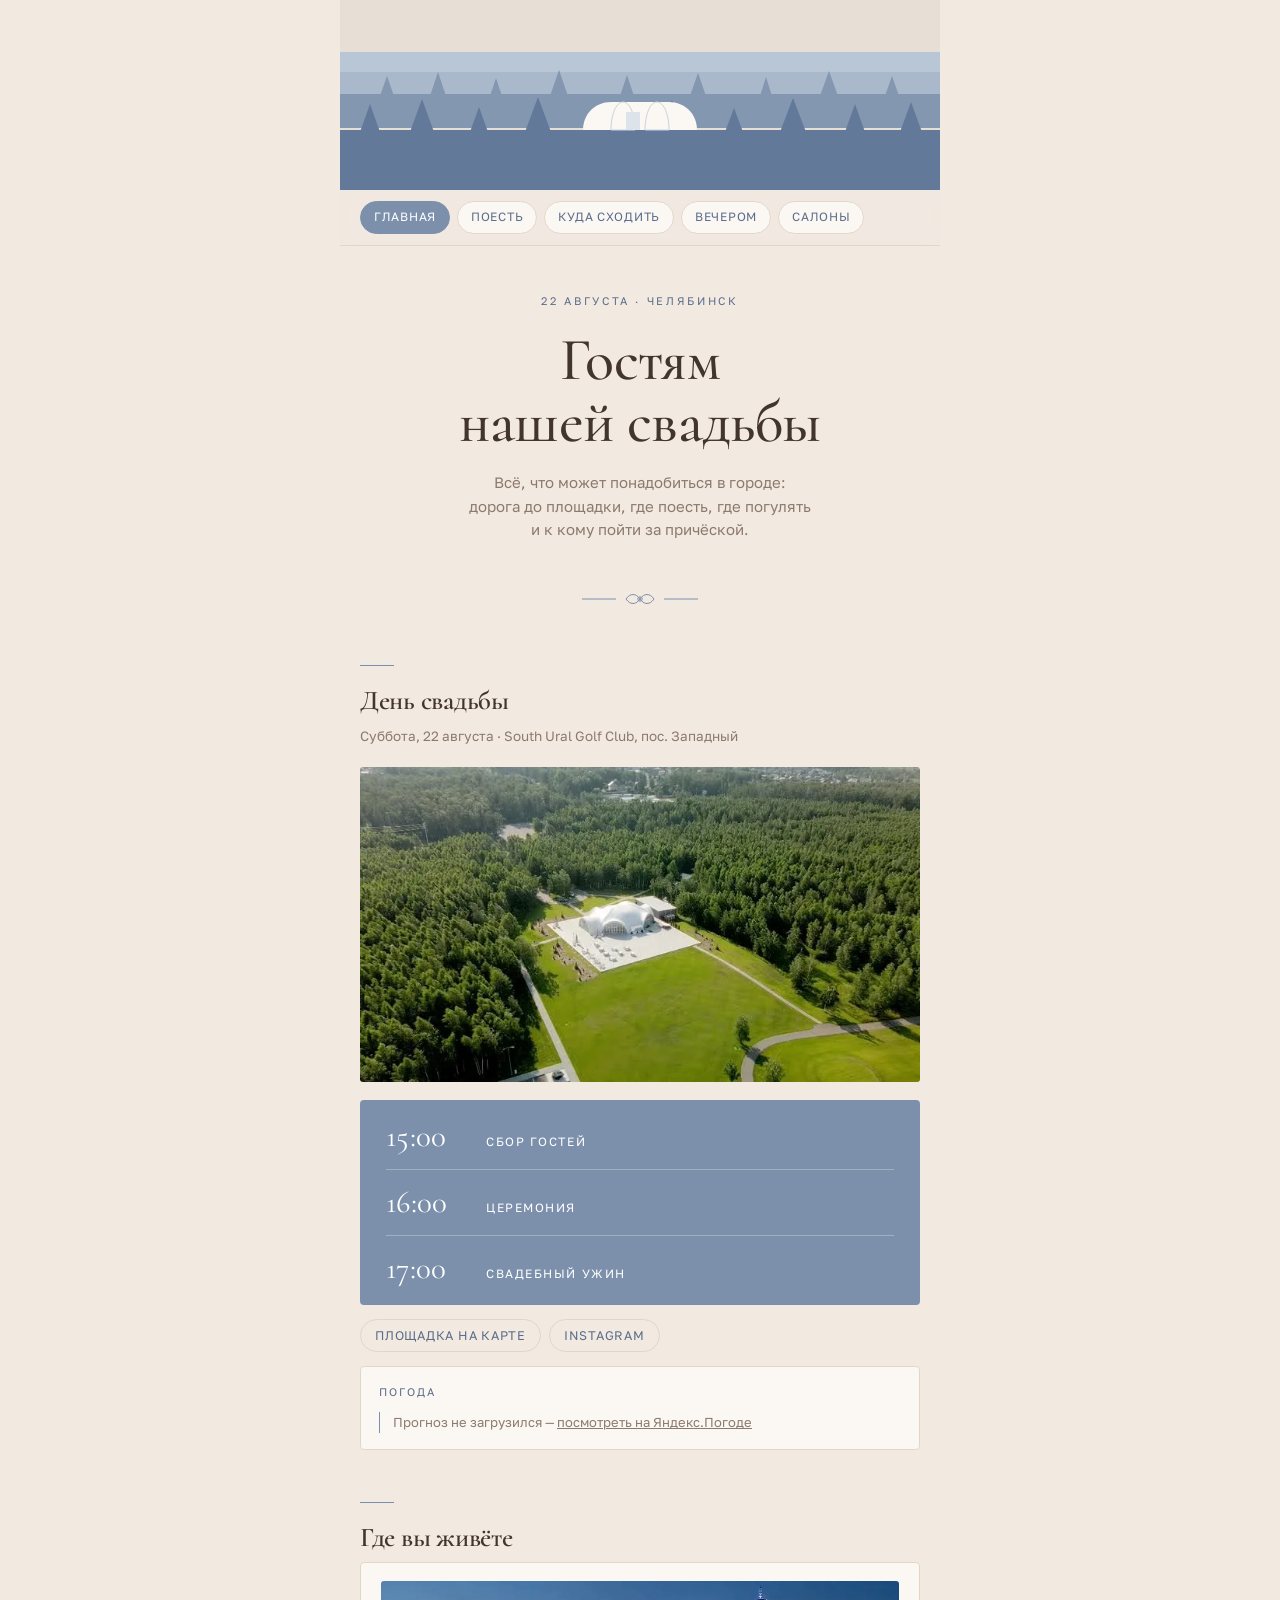
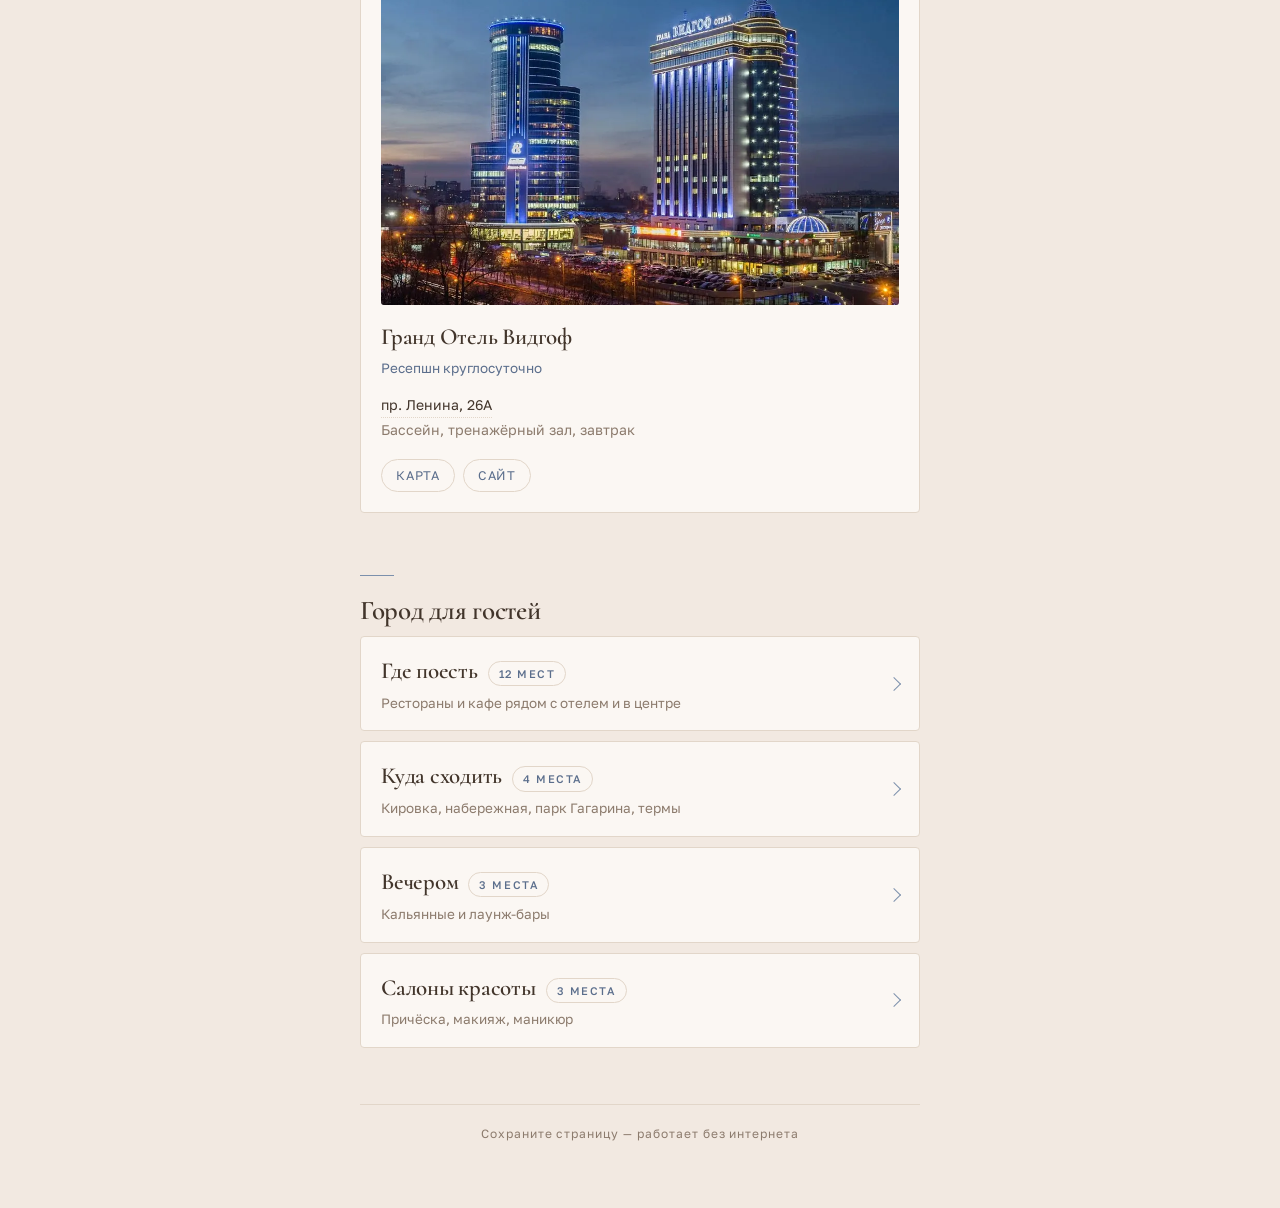
<file: index.html>
<!DOCTYPE html>
<html lang="ru">
<head>
<meta charset="utf-8">
<meta name="viewport" content="width=device-width, initial-scale=1">
<title>22 августа · Челябинск для гостей</title>
<link rel="preconnect" href="https://fonts.googleapis.com">
<link rel="preconnect" href="https://fonts.gstatic.com" crossorigin>
<link href="https://fonts.googleapis.com/css2?family=Cormorant:wght@400;500;600&family=Golos+Text:wght@400;500;600&display=swap" rel="stylesheet">
<link rel="stylesheet" href="style.css">
</head>
<body>
<div class="prog" id="prog"></div>
<div class="wrap">
  <svg class="hero" viewBox="0 0 600 190" preserveAspectRatio="xMidYMid slice" aria-hidden="true">
    <rect class="sky" width="600" height="190"/>
    <rect class="lake" y="52" width="600" height="20"/>
    <path class="far" d="M0 72h600v22H0z"/>
    <g class="mid">
      <path d="M0 94h600v34H0z"/>
      <g>
        <path d="M40 96l7-20 7 20zM90 96l8-24 8 24zM150 96l6-18 6 18zM210 96l9-26 9 26zM280 96l7-21 7 21zM350 96l8-23 8 23zM420 96l6-19 6 19zM480 96l9-25 9 25zM545 96l7-20 7 20z"/>
      </g>
    </g>
    <g class="near">
      <path d="M0 130h600v60H0z"/>
      <path d="M20 132l10-28 10 28zM70 132l12-33 12 33zM130 132l9-25 9 25zM185 132l13-35 13 35zM250 132l10-27 10 27zM320 132l12-32 12 32zM385 132l9-24 9 24zM440 132l13-34 13 34zM505 132l10-28 10 28zM560 132l11-30 11 30z"/>
    </g>
    <g>
      <path d="M243 130c0-16 12-28 28-28h58c16 0 28 12 28 28z" fill="#FBF7F3"/>
      <path d="M271 130c0-15 5-28 12-28s12 13 12 28zM305 130c0-15 5-28 12-28s12 13 12 28z"
            fill="none" stroke="#C9D2DE" stroke-width="1"/>
      <rect x="286" y="112" width="14" height="18" fill="#DCE3EB"/>
    </g>
  </svg>
  <nav class="nav">
    <a href="index.html" class="act">Главная</a>
    <a href="eda.html">Поесть</a>
    <a href="kuda.html">Куда сходить</a>
    <a href="vecher.html">Вечером</a>
    <a href="salony.html">Салоны</a>
  </nav>

  <header>
    <p class="eyebrow">22 августа · Челябинск</p>
    <h1>Гостям<br>нашей свадьбы</h1>
    <p class="lede">Всё, что может понадобиться в городе: дорога до площадки, где поесть, где погулять и к кому пойти за причёской.</p>
    <div class="count" id="count" hidden></div>
    <svg class="flourish" viewBox="0 0 120 20" aria-hidden="true">
      <path d="M2 10h34"/><path d="M84 10h34"/>
      <path d="M46 10c4-6 10-6 14 0-4 6-10 6-14 0z"/>
      <path d="M74 10c-4-6-10-6-14 0 4 6 10 6 14 0z"/>
      <circle cx="60" cy="10" r="2.2"/>
    </svg>
  </header>

  <section id="den">
    <div class="rule"></div>
    <h2>День свадьбы</h2>
    <p class="sub">Суббота, 22 августа · South Ural Golf Club, пос. Западный</p>
    <picture class="venue">
      <source srcset="photos/golf.webp" type="image/webp">
      <img alt="" src="photos/golf.jpg" decoding="async">
    </picture>
    <div class="timing">
      <div class="row"><span class="t">15:00</span><span class="w">Сбор гостей</span></div>
      <div class="row"><span class="t">16:00</span><span class="w">Церемония</span></div>
      <div class="row"><span class="t">17:00</span><span class="w">Свадебный ужин</span></div>
    </div>
    <div class="links" style="margin-top:14px">
      <a href="https://yandex.ru/maps/-/CTgxnVOc">Площадка на карте</a>
      <a href="https://www.instagram.com/golfclub_ural74/">Instagram</a>
    </div>

    <div class="wx" id="wx">
      <p class="wx-h">Погода</p>
      <div class="wx-days" id="wxDays"></div>
      <p class="wx-note" id="wxNote">Загружаем прогноз…</p>
    </div>
  </section>

  <section id="otel">
    <div class="rule"></div>
    <h2>Где вы живёте</h2>
    <div class="card" data-photo="vidgof">
      <picture>
        <source srcset="photos/vidgof.webp" type="image/webp">
        <img class="ph" alt="" src="photos/vidgof.jpg" loading="lazy" decoding="async">
      </picture>
      <h3>Гранд Отель Видгоф</h3>
      <p class="kind">Ресепшн круглосуточно</p>
      <p class="meta">пр. Ленина, 26А<br><span>Бассейн, тренажёрный зал, завтрак</span></p>
      <div class="links">
        <a href="https://yandex.ru/maps/?text=Челябинск, проспект Ленина, 26А">Карта</a>
        <a href="https://hotelvidgof.ru">Сайт</a>
      </div>
    </div>
  </section>

  <section id="razdely">
    <div class="rule"></div>
    <h2>Город для гостей</h2>
    <a class="go" href="eda.html">
      <h3>Где поесть<span class="n">12 мест</span></h3>
      <p>Рестораны и кафе рядом с отелем и в центре</p>
    </a>
    <a class="go" href="kuda.html">
      <h3>Куда сходить<span class="n">4 места</span></h3>
      <p>Кировка, набережная, парк Гагарина, термы</p>
    </a>
    <a class="go" href="vecher.html">
      <h3>Вечером<span class="n">3 места</span></h3>
      <p>Кальянные и лаунж-бары</p>
    </a>
    <a class="go" href="salony.html">
      <h3>Салоны красоты<span class="n">3 места</span></h3>
      <p>Причёска, макияж, маникюр</p>
    </a>
  </section>

  <footer>Сохраните страницу — работает без интернета</footer>
</div>
<script src="app.js"></script>
</body>
</html>
</file>
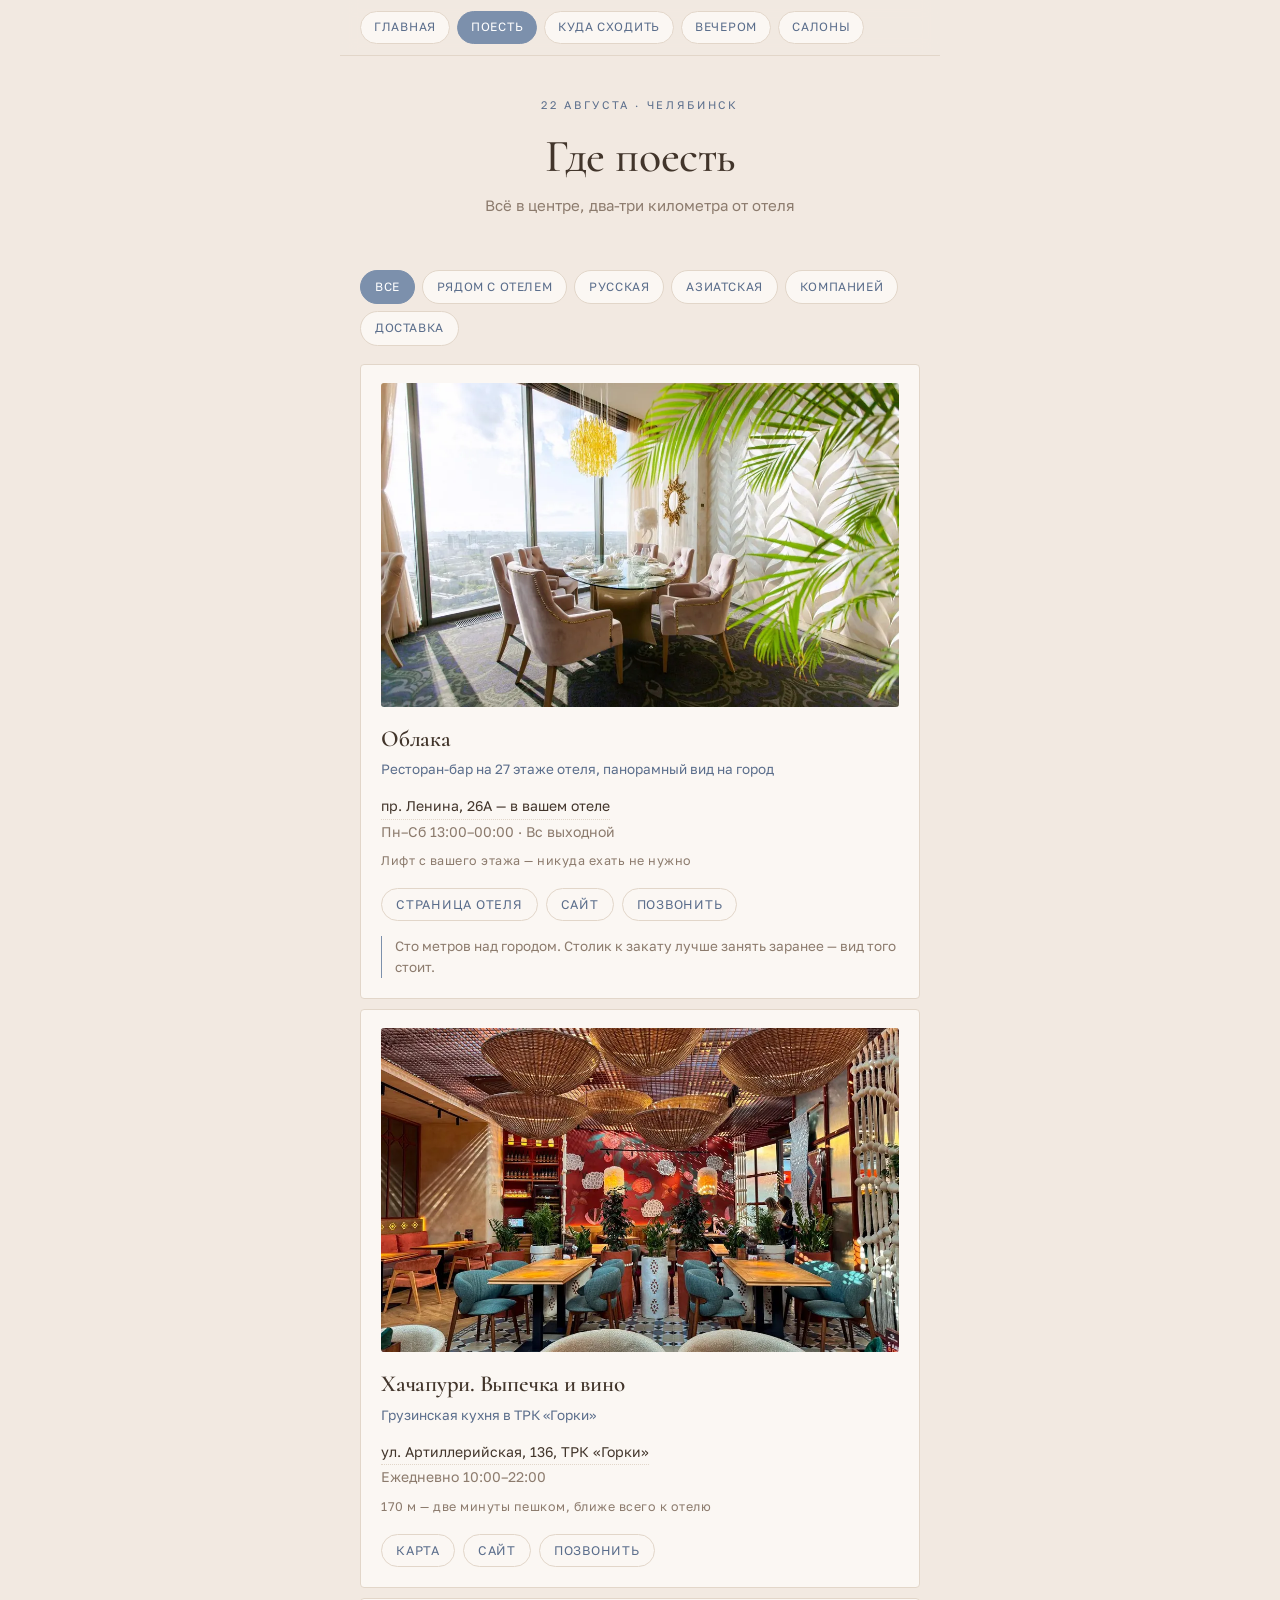
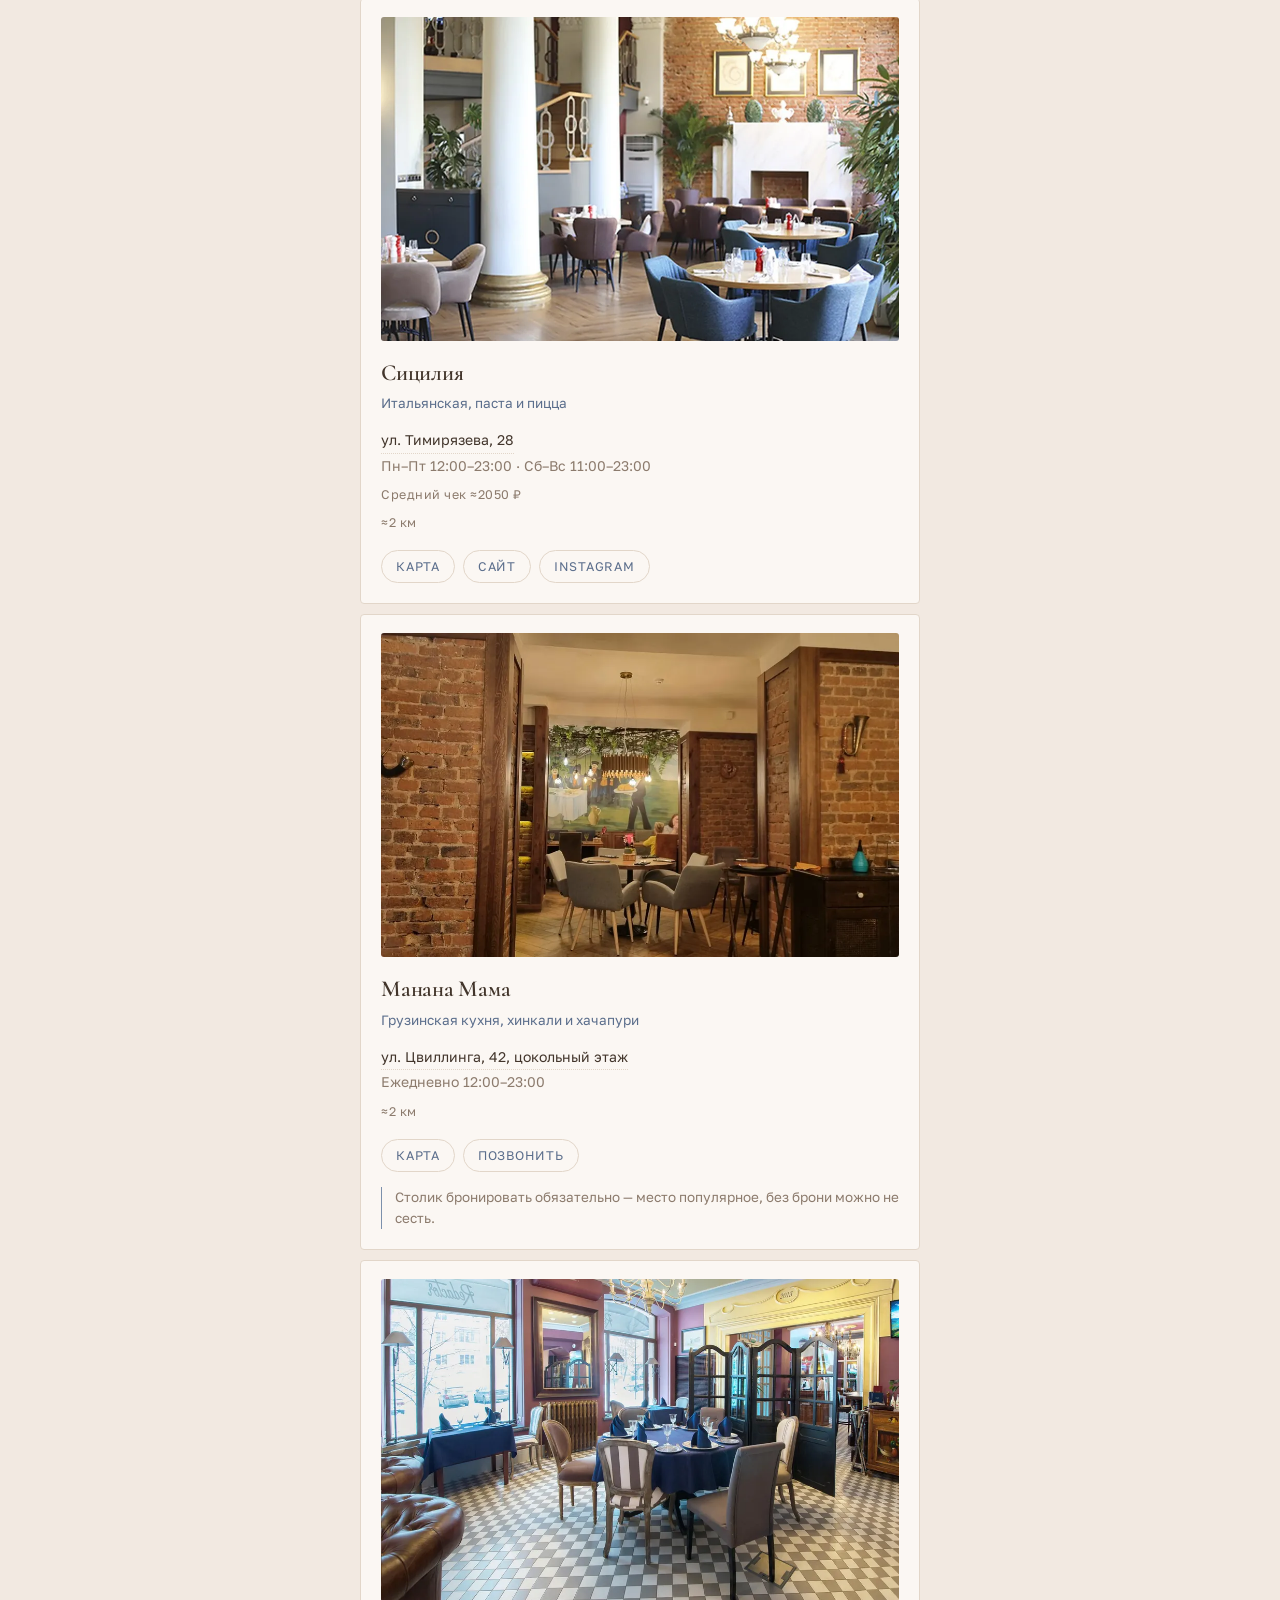
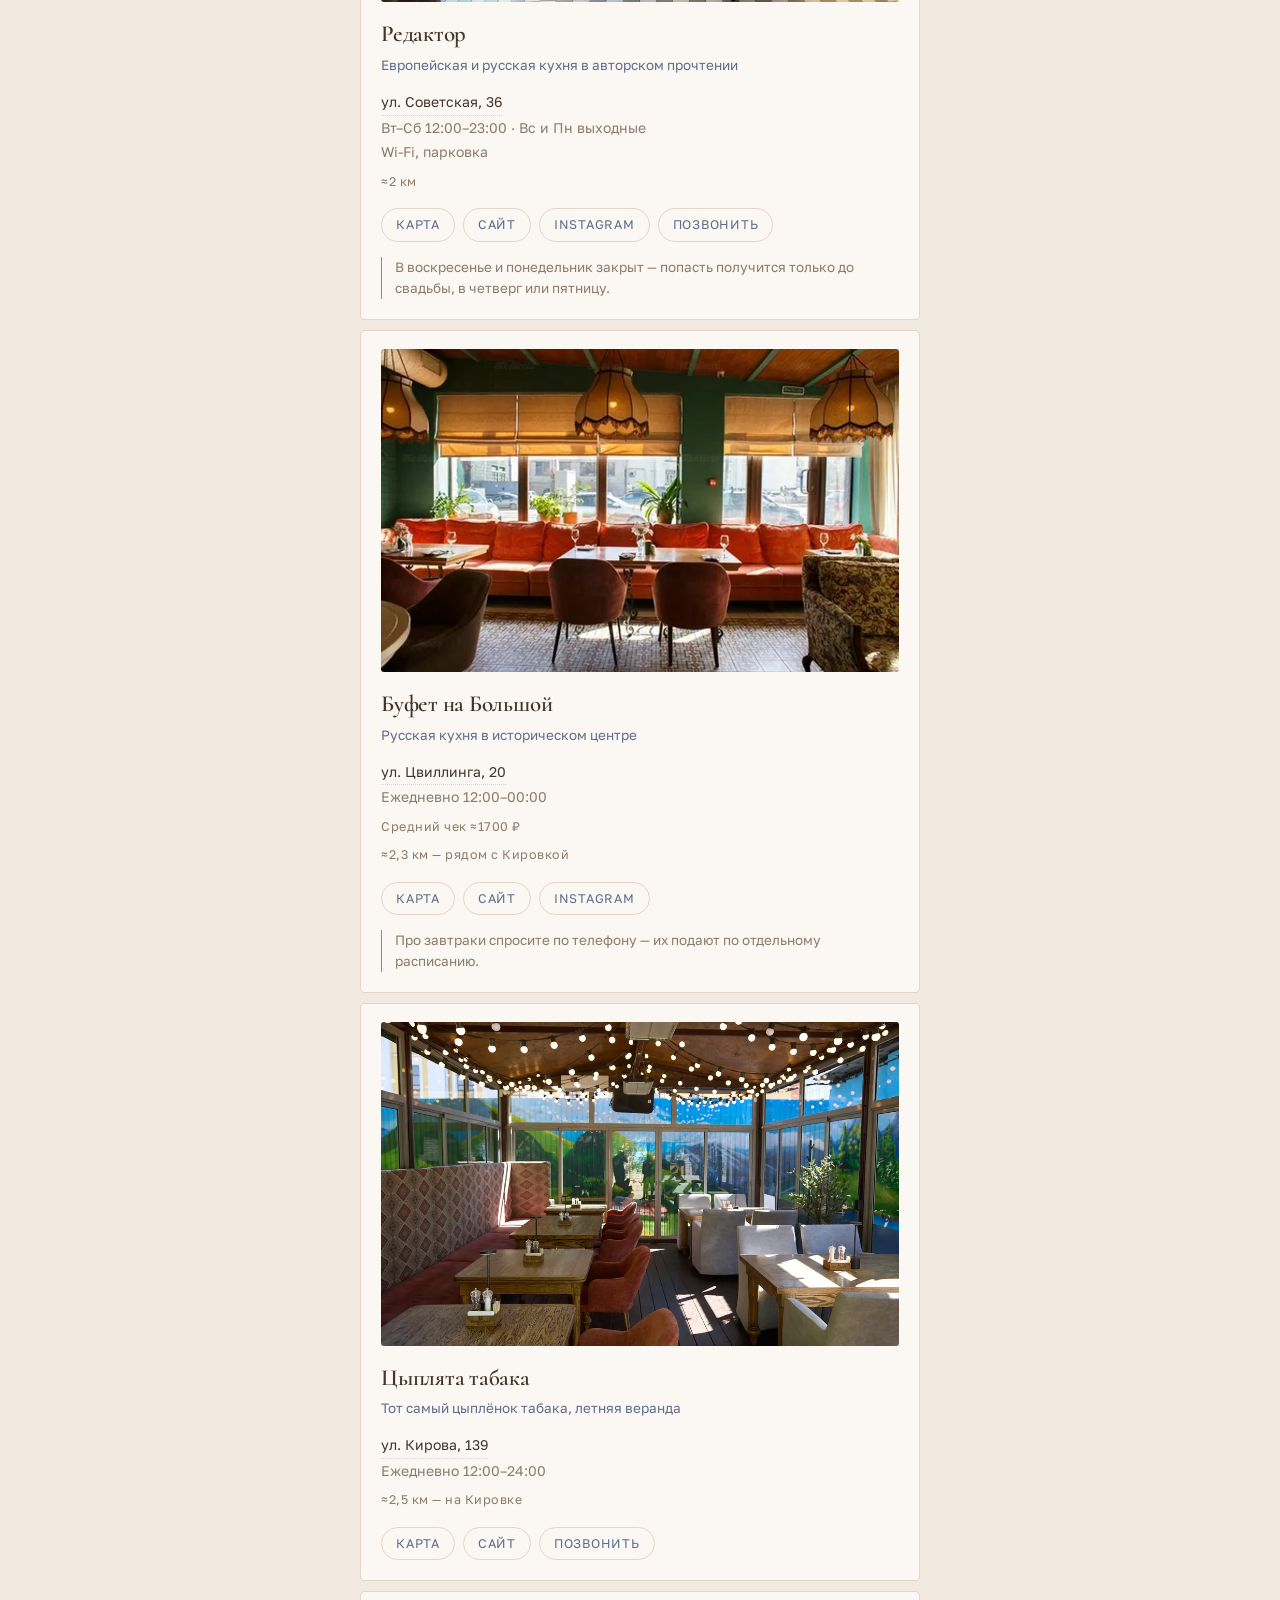
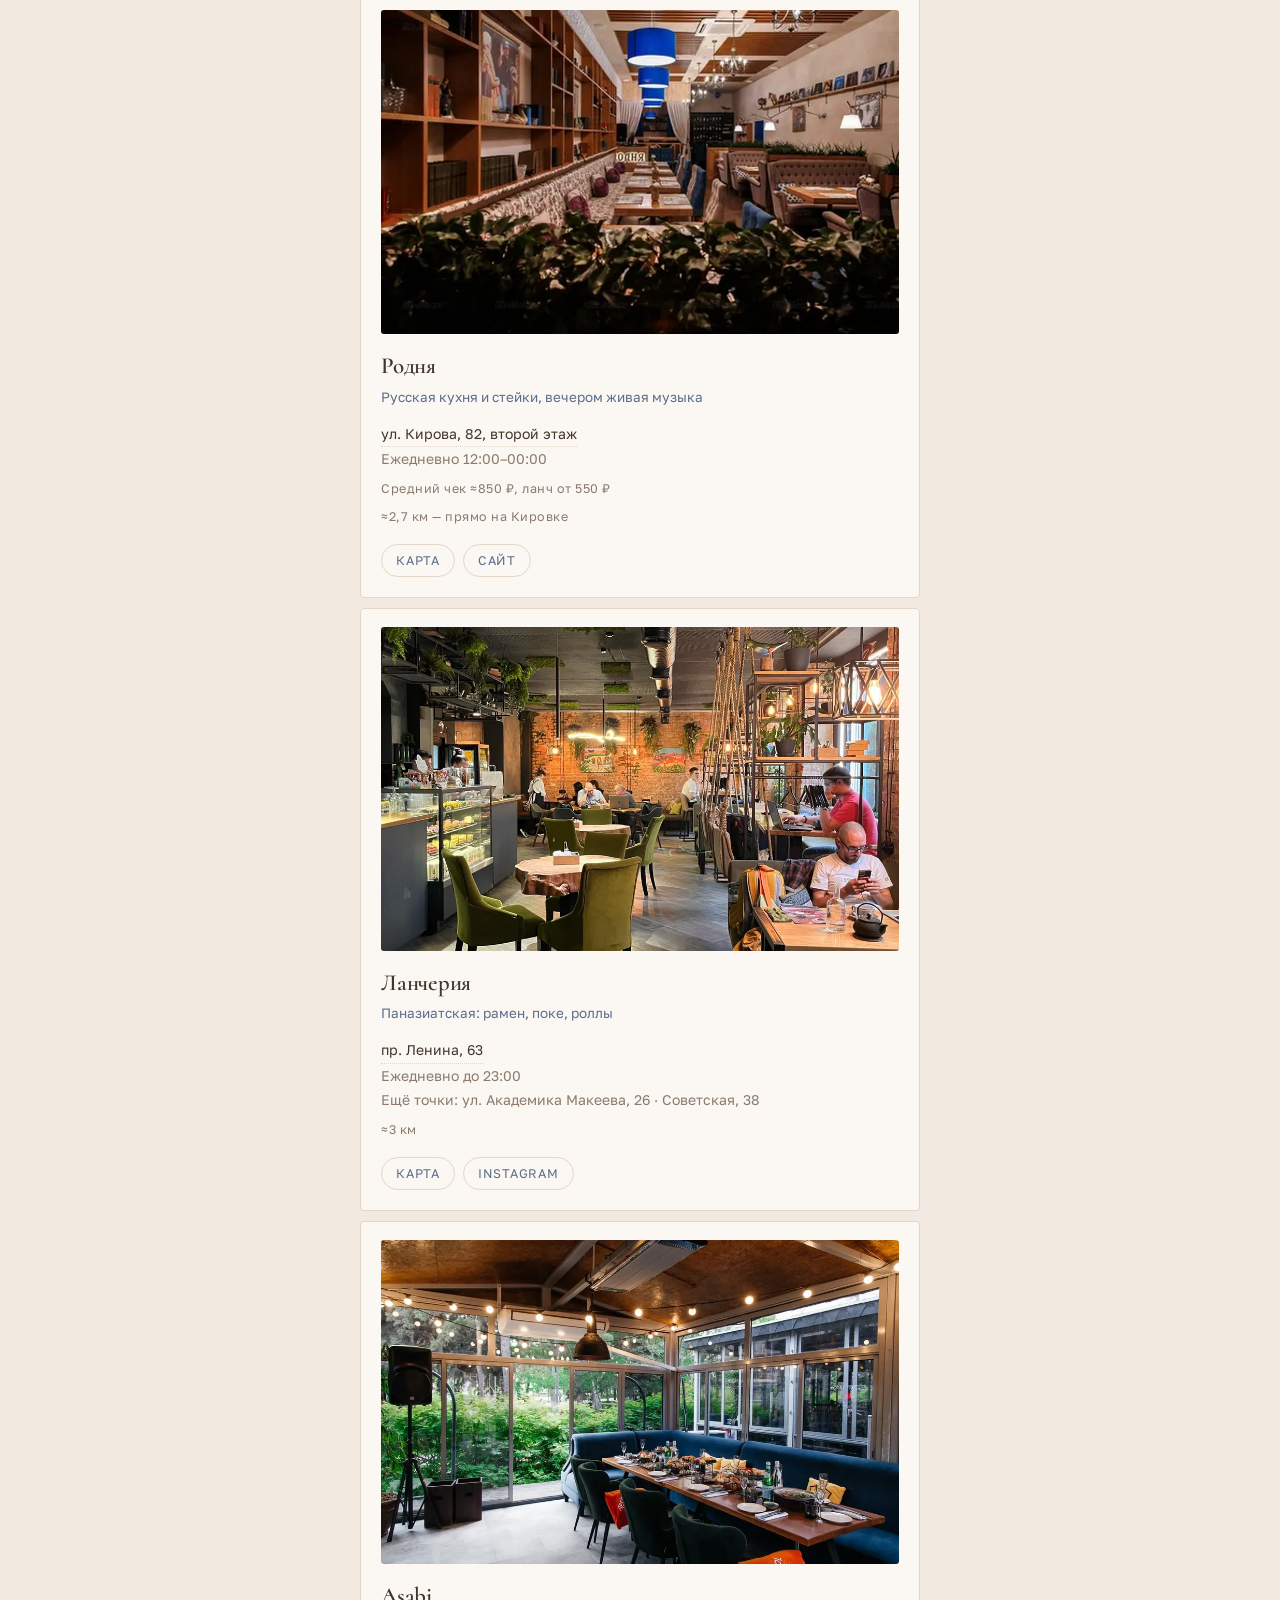
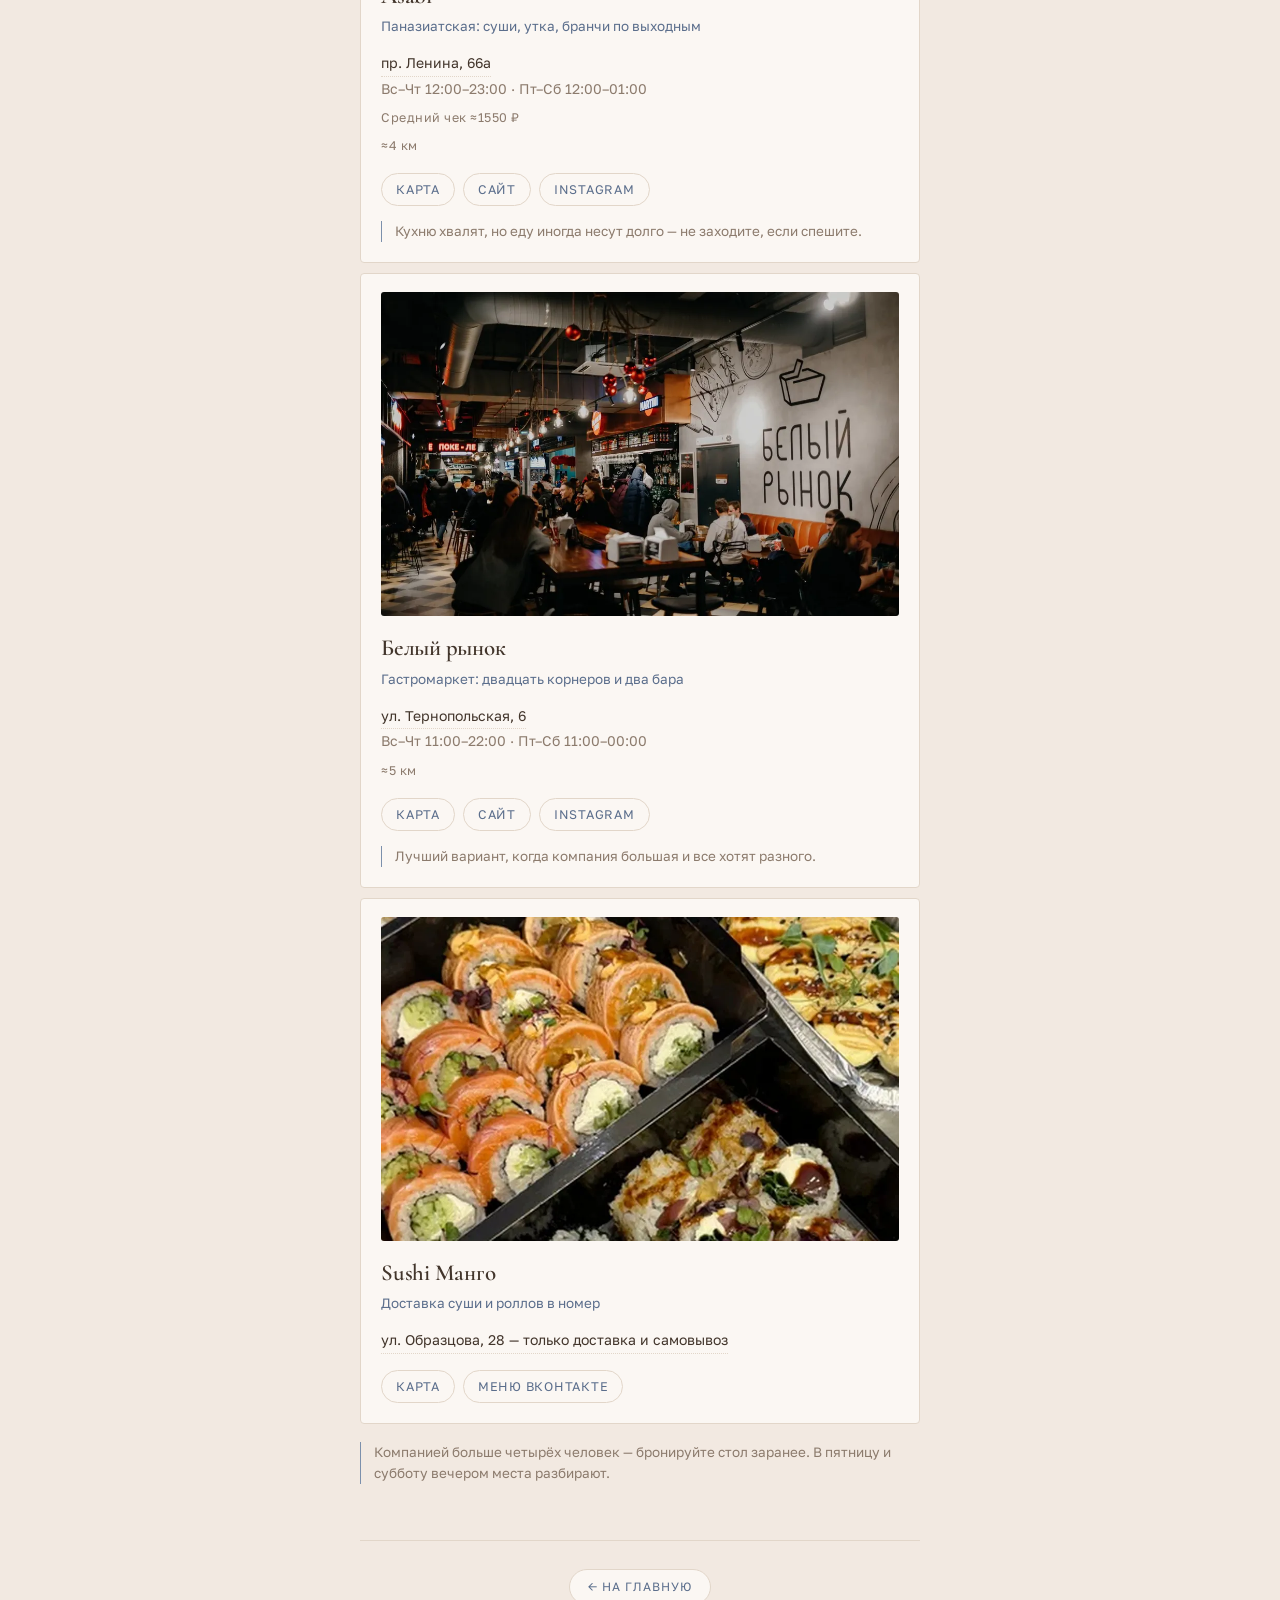
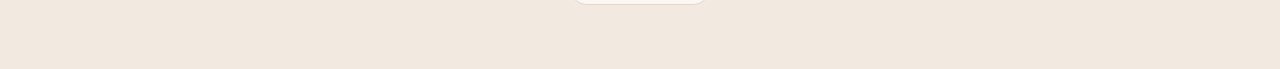
<file: eda.html>
<!DOCTYPE html>
<html lang="ru">
<head>
<meta charset="utf-8">
<meta name="viewport" content="width=device-width, initial-scale=1">
<title>Где поесть · 22 августа, Челябинск</title>
<link rel="preconnect" href="https://fonts.googleapis.com">
<link rel="preconnect" href="https://fonts.gstatic.com" crossorigin>
<link href="https://fonts.googleapis.com/css2?family=Cormorant:wght@400;500;600&family=Golos+Text:wght@400;500;600&display=swap" rel="stylesheet">
<link rel="stylesheet" href="style.css">
</head>
<body>
<div class="prog" id="prog"></div>
<div class="wrap">
  <nav class="nav">
    <a href="index.html">Главная</a>
    <a href="eda.html" class="act">Поесть</a>
    <a href="kuda.html">Куда сходить</a>
    <a href="vecher.html">Вечером</a>
    <a href="salony.html">Салоны</a>
  </nav>

  <header class="ph-head">
    <p class="eyebrow">22 августа · Челябинск</p>
    <h1>Где поесть</h1>
    <p class="lede">Всё в центре, два-три километра от отеля</p>
  </header>

  <section id="eda">
    <div class="filt" id="filt">
      <button class="act" data-f="all">Все</button>
      <button data-f="blizko">Рядом с отелем</button>
      <button data-f="rus">Русская</button>
      <button data-f="asia">Азиатская</button>
      <button data-f="company">Компанией</button>
      <button data-f="delivery">Доставка</button>
    </div>

    <div class="card" data-t="blizko" data-photo="oblaka">
      <picture>
        <source srcset="photos/oblaka.webp" type="image/webp">
        <img class="ph" alt="" src="photos/oblaka.jpg" loading="lazy" decoding="async">
      </picture>
      <h3>Облака</h3>
      <p class="kind">Ресторан-бар на 27 этаже отеля, панорамный вид на город</p>
      <p class="meta">пр. Ленина, 26А — в вашем отеле<br><span>Пн–Сб 13:00–00:00 · Вс выходной</span>
        <span class="dist">Лифт с вашего этажа — никуда ехать не нужно</span></p>
      <div class="links">
        <a href="https://hotelvidgof.ru/restorany/restoran-bar-oblaka">Страница отеля</a>
        <a href="https://oblaka174.ru/">Сайт</a>
        <a href="tel:+73512777771">Позвонить</a>
      </div>
      <p class="note">Сто метров над городом. Столик к закату лучше занять заранее — вид того стоит.</p>
    </div>

    <div class="card" data-t="blizko" data-photo="hachapuri">
      <picture>
        <source srcset="photos/hachapuri.webp" type="image/webp">
        <img class="ph" alt="" src="photos/hachapuri.jpg" loading="lazy" decoding="async">
      </picture>
      <h3>Хачапури. Выпечка и вино</h3>
      <p class="kind">Грузинская кухня в ТРК «Горки»</p>
      <p class="meta">ул. Артиллерийская, 136, ТРК «Горки»<br><span>Ежедневно 10:00–22:00</span>
        <span class="dist">170 м — две минуты пешком, ближе всего к отелю</span></p>
      <div class="links">
        <a href="https://yandex.ru/maps/org/khachapuri_vypechka_i_vino/110629027806/">Карта</a>
        <a href="https://hachapuri-chelyabinsk.ru/">Сайт</a>
        <a href="tel:+79191235288">Позвонить</a>
      </div>
    </div>

    <div class="card" data-t="blizko" data-photo="sicilia">
      <picture>
        <source srcset="photos/sicilia.webp" type="image/webp">
        <img class="ph" alt="" src="photos/sicilia.jpg" loading="lazy" decoding="async">
      </picture>
      <h3>Сицилия</h3>
      <p class="kind">Итальянская, паста и пицца</p>
      <p class="meta">ул. Тимирязева, 28<br><span>Пн–Пт 12:00–23:00 · Сб–Вс 11:00–23:00</span>
        <span class="price">Средний чек ≈2050 ₽</span>
        <span class="dist">≈2 км</span></p>
      <div class="links">
        <a href="https://yandex.ru/maps/?text=Челябинск, улица Тимирязева, 28 Сицилия">Карта</a>
        <a href="https://sicilia74.ru/">Сайт</a>
        <a href="https://www.instagram.com/siciliaresto/">Instagram</a>
      </div>
    </div>

    <div class="card" data-t="blizko" data-photo="manana">
      <picture>
        <source srcset="photos/manana.webp" type="image/webp">
        <img class="ph" alt="" src="photos/manana.jpg" loading="lazy" decoding="async">
      </picture>
      <h3>Манана Мама</h3>
      <p class="kind">Грузинская кухня, хинкали и хачапури</p>
      <p class="meta">ул. Цвиллинга, 42, цокольный этаж<br><span>Ежедневно 12:00–23:00</span>
        <span class="dist">≈2 км</span></p>
      <div class="links">
        <a href="https://yandex.ru/maps/?text=Челябинск, улица Цвиллинга, 42 Манана Мама">Карта</a>
        <a href="tel:+79087024979">Позвонить</a>
      </div>
      <p class="note">Столик бронировать обязательно — место популярное, без брони можно не сесть.</p>
    </div>

    <div class="card" data-t="blizko rus" data-photo="redactor">
      <picture>
        <source srcset="photos/redactor.webp" type="image/webp">
        <img class="ph" alt="" src="photos/redactor.jpg" loading="lazy" decoding="async">
      </picture>
      <h3>Редактор</h3>
      <p class="kind">Европейская и русская кухня в авторском прочтении</p>
      <p class="meta">ул. Советская, 36<br><span>Вт–Сб 12:00–23:00 · Вс и Пн выходные</span><br>
        <span>Wi-Fi, парковка</span>
        <span class="dist">≈2 км</span></p>
      <div class="links">
        <a href="https://yandex.ru/maps/org/redaktor/135559419801/">Карта</a>
        <a href="http://restoran-redactor.ru/">Сайт</a>
        <a href="https://www.instagram.com/restaurant_redactor/">Instagram</a>
        <a href="tel:+73512004205">Позвонить</a>
      </div>
      <p class="note">В воскресенье и понедельник закрыт — попасть получится только до свадьбы, в четверг или пятницу.</p>
    </div>

    <div class="card" data-t="blizko rus" data-photo="bufet">
      <picture>
        <source srcset="photos/bufet.webp" type="image/webp">
        <img class="ph" alt="" src="photos/bufet.jpg" loading="lazy" decoding="async">
      </picture>
      <h3>Буфет на Большой</h3>
      <p class="kind">Русская кухня в историческом центре</p>
      <p class="meta">ул. Цвиллинга, 20<br><span>Ежедневно 12:00–00:00</span>
        <span class="price">Средний чек ≈1700 ₽</span>
        <span class="dist">≈2,3 км — рядом с Кировкой</span></p>
      <div class="links">
        <a href="https://yandex.ru/maps/?text=Челябинск, улица Цвиллинга, 20 Буфет на Большой">Карта</a>
        <a href="https://bufetnabolshoy.ru">Сайт</a>
        <a href="https://www.instagram.com/bufet.rest/">Instagram</a>
      </div>
      <p class="note">Про завтраки спросите по телефону — их подают по отдельному расписанию.</p>
    </div>

    <div class="card" data-t="blizko rus" data-photo="tabaka">
      <picture>
        <source srcset="photos/tabaka.webp" type="image/webp">
        <img class="ph" alt="" src="photos/tabaka.jpg" loading="lazy" decoding="async">
      </picture>
      <h3>Цыплята табака</h3>
      <p class="kind">Тот самый цыплёнок табака, летняя веранда</p>
      <p class="meta">ул. Кирова, 139<br><span>Ежедневно 12:00–24:00</span>
        <span class="dist">≈2,5 км — на Кировке</span></p>
      <div class="links">
        <a href="https://yandex.ru/maps/?text=Челябинск, улица Кирова, 139 Цыплята табака">Карта</a>
        <a href="https://tabaka74.ru/">Сайт</a>
        <a href="tel:+79000950856">Позвонить</a>
      </div>
    </div>

    <div class="card" data-t="blizko rus" data-photo="rodnya">
      <picture>
        <source srcset="photos/rodnya.webp" type="image/webp">
        <img class="ph" alt="" src="photos/rodnya.jpg" loading="lazy" decoding="async">
      </picture>
      <h3>Родня</h3>
      <p class="kind">Русская кухня и стейки, вечером живая музыка</p>
      <p class="meta">ул. Кирова, 82, второй этаж<br><span>Ежедневно 12:00–00:00</span>
        <span class="price">Средний чек ≈850 ₽, ланч от 550 ₽</span>
        <span class="dist">≈2,7 км — прямо на Кировке</span></p>
      <div class="links">
        <a href="https://yandex.ru/maps/?text=Челябинск, улица Кирова, 82 Родня">Карта</a>
        <a href="https://rodnya74.ru">Сайт</a>
      </div>
    </div>

    <div class="card" data-t="asia" data-photo="lancheria">
      <picture>
        <source srcset="photos/lancheria.webp" type="image/webp">
        <img class="ph" alt="" src="photos/lancheria.jpg" loading="lazy" decoding="async">
      </picture>
      <h3>Ланчерия</h3>
      <p class="kind">Паназиатская: рамен, поке, роллы</p>
      <p class="meta">пр. Ленина, 63<br><span>Ежедневно до 23:00</span><br>
        <span>Ещё точки: ул. Академика Макеева, 26 · Советская, 38</span>
        <span class="dist">≈3 км</span></p>
      <div class="links">
        <a href="https://yandex.ru/maps/?text=Челябинск, проспект Ленина, 63 Ланчерия">Карта</a>
        <a href="https://www.instagram.com/lancheria.ru/">Instagram</a>
      </div>
    </div>

    <div class="card" data-t="asia" data-photo="asabi">
      <picture>
        <source srcset="photos/asabi.webp" type="image/webp">
        <img class="ph" alt="" src="photos/asabi.jpg" loading="lazy" decoding="async">
      </picture>
      <h3>Asabi</h3>
      <p class="kind">Паназиатская: суши, утка, бранчи по выходным</p>
      <p class="meta">пр. Ленина, 66а<br><span>Вс–Чт 12:00–23:00 · Пт–Сб 12:00–01:00</span>
        <span class="price">Средний чек ≈1550 ₽</span>
        <span class="dist">≈4 км</span></p>
      <div class="links">
        <a href="https://yandex.ru/maps/?text=Челябинск, проспект Ленина, 66а Асаби">Карта</a>
        <a href="https://asabi74.ru/">Сайт</a>
        <a href="https://www.instagram.com/asabi74/">Instagram</a>
      </div>
      <p class="note">Кухню хвалят, но еду иногда несут долго — не заходите, если спешите.</p>
    </div>

    <div class="card" data-t="company" data-photo="belyrynok">
      <picture>
        <source srcset="photos/belyrynok.webp" type="image/webp">
        <img class="ph" alt="" src="photos/belyrynok.jpg" loading="lazy" decoding="async">
      </picture>
      <h3>Белый рынок</h3>
      <p class="kind">Гастромаркет: двадцать корнеров и два бара</p>
      <p class="meta">ул. Тернопольская, 6<br><span>Вс–Чт 11:00–22:00 · Пт–Сб 11:00–00:00</span>
        <span class="dist">≈5 км</span></p>
      <div class="links">
        <a href="https://yandex.ru/maps/?text=Челябинск, Тернопольская, 6 Белый рынок">Карта</a>
        <a href="https://nabelom.ru">Сайт</a>
        <a href="https://www.instagram.com/nabelom.ru/">Instagram</a>
      </div>
      <p class="note">Лучший вариант, когда компания большая и все хотят разного.</p>
    </div>

    <div class="card" data-t="delivery" data-photo="sushimango">
      <picture>
        <source srcset="photos/sushimango.webp" type="image/webp">
        <img class="ph" alt="" src="photos/sushimango.jpg" loading="lazy" decoding="async">
      </picture>
      <h3>Sushi Манго</h3>
      <p class="kind">Доставка суши и роллов в номер</p>
      <p class="meta">ул. Образцова, 28 — только доставка и самовывоз</p>
      <div class="links">
        <a href="https://yandex.ru/maps/?text=Челябинск, Sushi Манго доставка">Карта</a>
        <a href="https://vk.ru/market-226143967">Меню ВКонтакте</a>
      </div>
    </div>

    <p class="standalone">Компанией больше четырёх человек — бронируйте стол заранее. В пятницу и субботу вечером места разбирают.</p>
  </section>

  <footer>
    <a class="back" href="index.html">← На главную</a>
  </footer>
</div>
<script src="app.js"></script>
</body>
</html>
</file>
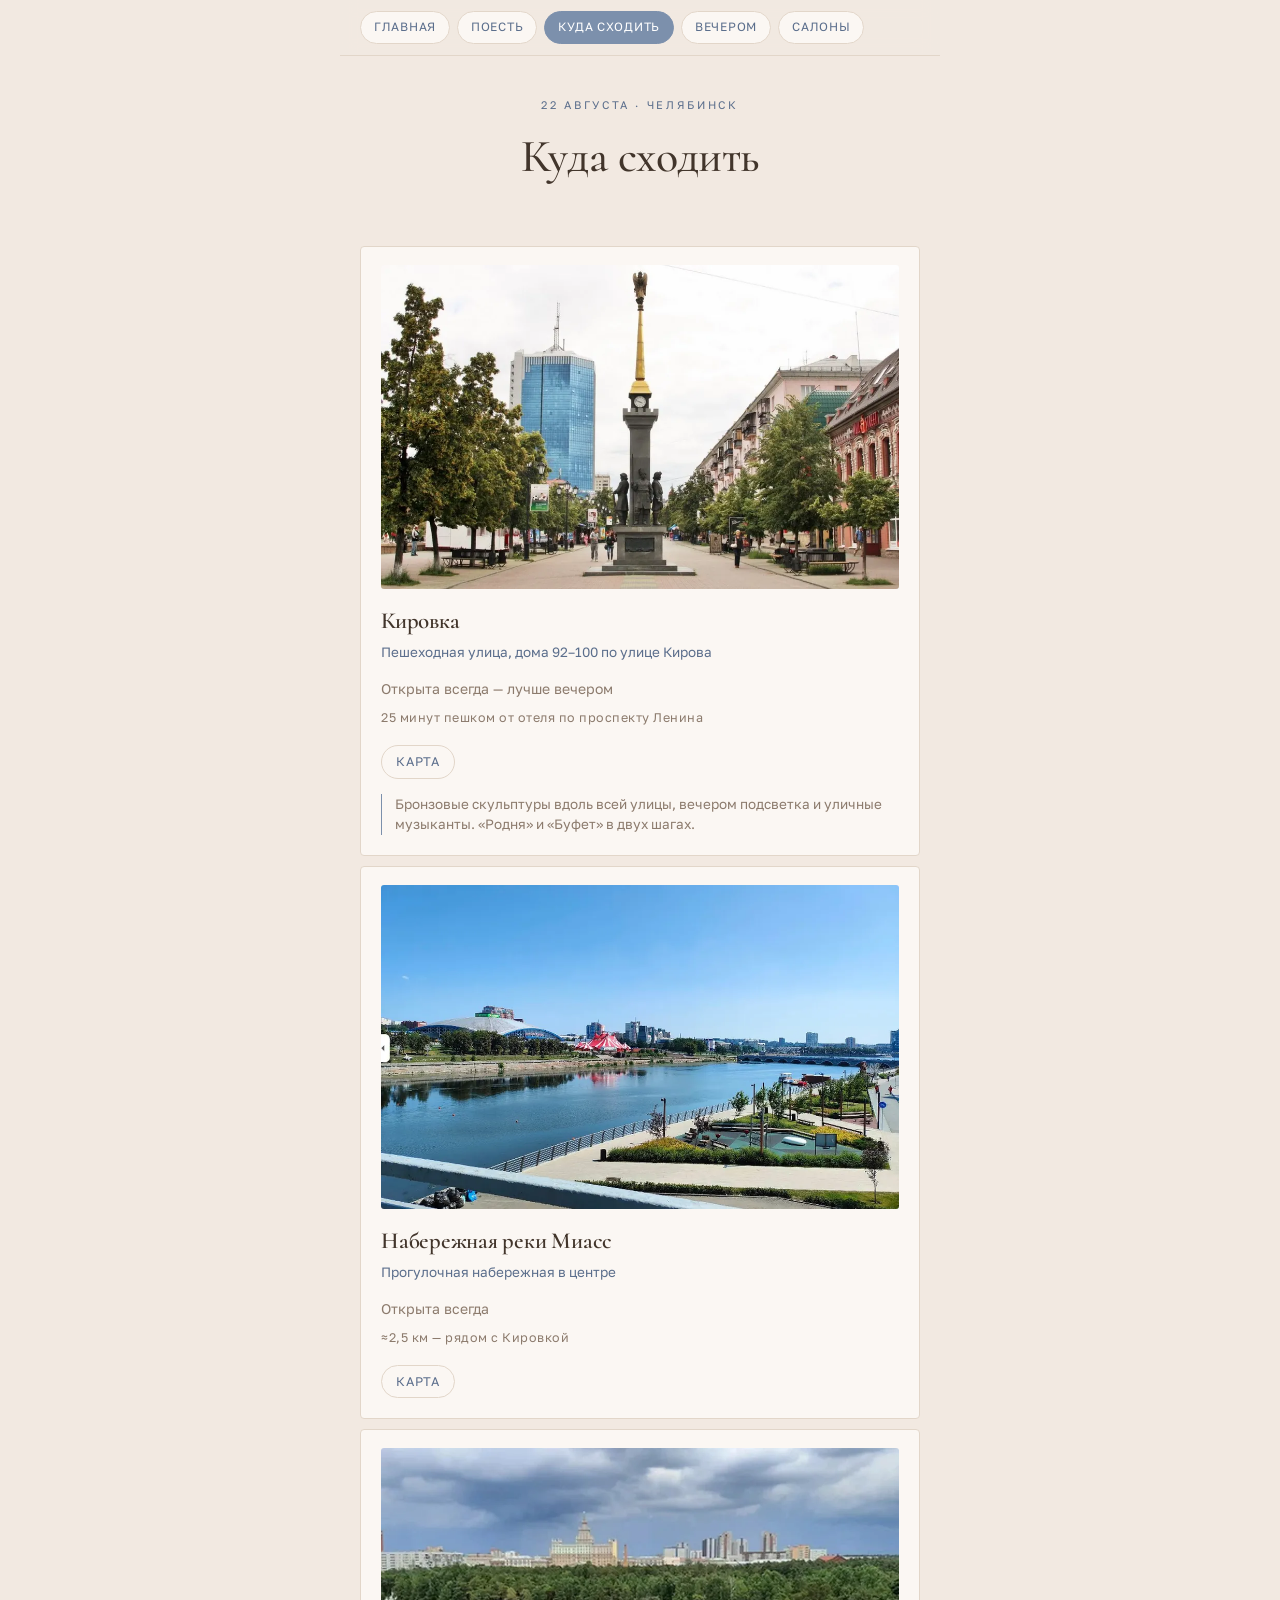
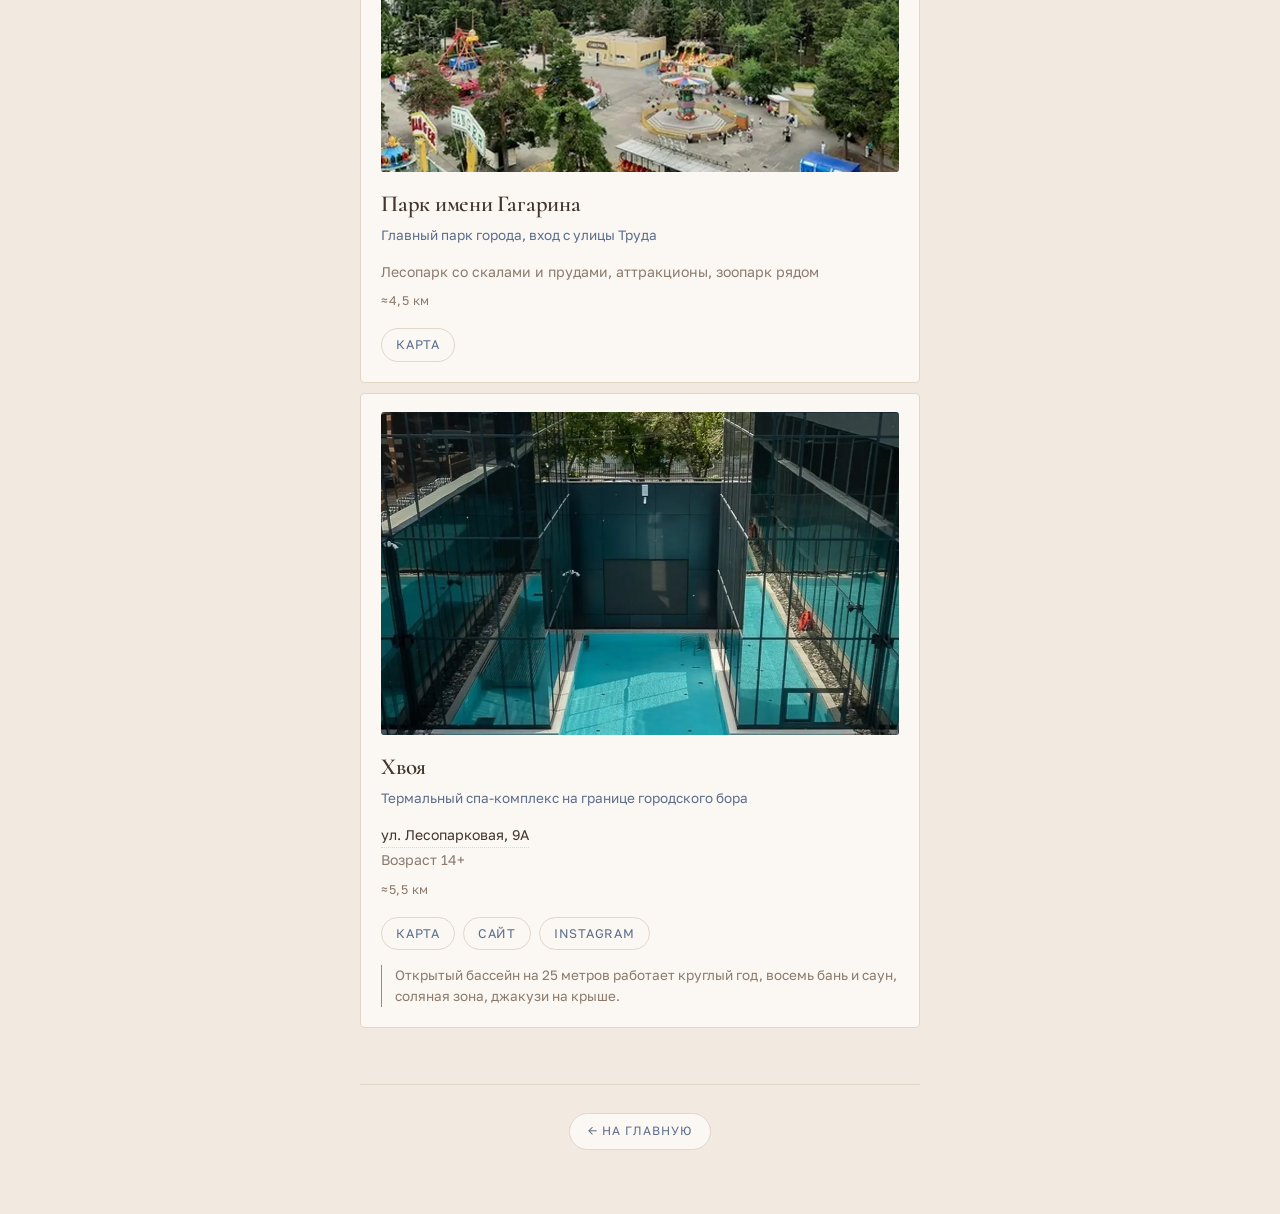
<file: kuda.html>
<!DOCTYPE html>
<html lang="ru">
<head>
<meta charset="utf-8">
<meta name="viewport" content="width=device-width, initial-scale=1">
<title>Куда сходить · 22 августа, Челябинск</title>
<link rel="preconnect" href="https://fonts.googleapis.com">
<link rel="preconnect" href="https://fonts.gstatic.com" crossorigin>
<link href="https://fonts.googleapis.com/css2?family=Cormorant:wght@400;500;600&family=Golos+Text:wght@400;500;600&display=swap" rel="stylesheet">
<link rel="stylesheet" href="style.css">
</head>
<body>
<div class="prog" id="prog"></div>
<div class="wrap">
  <nav class="nav">
    <a href="index.html">Главная</a>
    <a href="eda.html">Поесть</a>
    <a href="kuda.html" class="act">Куда сходить</a>
    <a href="vecher.html">Вечером</a>
    <a href="salony.html">Салоны</a>
  </nav>

  <header class="ph-head">
    <p class="eyebrow">22 августа · Челябинск</p>
    <h1>Куда сходить</h1>
  </header>

  <section id="kuda">

    <div class="card" data-photo="kirovka">
      <picture>
        <source srcset="photos/kirovka.webp" type="image/webp">
        <img class="ph" alt="" src="photos/kirovka.jpg" loading="lazy" decoding="async">
      </picture>
      <h3>Кировка</h3>
      <p class="kind">Пешеходная улица, дома 92–100 по улице Кирова</p>
      <p class="meta"><span>Открыта всегда — лучше вечером</span>
        <span class="dist">25 минут пешком от отеля по проспекту Ленина</span></p>
      <div class="links">
        <a href="https://yandex.ru/maps/?text=Челябинск, Кировка пешеходная улица">Карта</a>
      </div>
      <p class="note">Бронзовые скульптуры вдоль всей улицы, вечером подсветка и уличные музыканты. «Родня» и «Буфет» в двух шагах.</p>
    </div>

    <div class="card" data-photo="naberezhnaya">
      <picture>
        <source srcset="photos/naberezhnaya.webp" type="image/webp">
        <img class="ph" alt="" src="photos/naberezhnaya.jpg" loading="lazy" decoding="async">
      </picture>
      <h3>Набережная реки Миасс</h3>
      <p class="kind">Прогулочная набережная в центре</p>
      <p class="meta"><span>Открыта всегда</span>
        <span class="dist">≈2,5 км — рядом с Кировкой</span></p>
      <div class="links">
        <a href="https://yandex.ru/maps/-/CTg3yCnt">Карта</a>
      </div>
    </div>

    <div class="card" data-photo="gagarin">
      <picture>
        <source srcset="photos/gagarin.webp" type="image/webp">
        <img class="ph" alt="" src="photos/gagarin.jpg" loading="lazy" decoding="async">
      </picture>
      <h3>Парк имени Гагарина</h3>
      <p class="kind">Главный парк города, вход с улицы Труда</p>
      <p class="meta"><span>Лесопарк со скалами и прудами, аттракционы, зоопарк рядом</span>
        <span class="dist">≈4,5 км</span></p>
      <div class="links">
        <a href="https://yandex.ru/maps/?text=Челябинск, парк имени Гагарина">Карта</a>
      </div>
    </div>

    <div class="card" data-photo="hwoya">
      <picture>
        <source srcset="photos/hwoya.webp" type="image/webp">
        <img class="ph" alt="" src="photos/hwoya.jpg" loading="lazy" decoding="async">
      </picture>
      <h3>Хвоя</h3>
      <p class="kind">Термальный спа-комплекс на границе городского бора</p>
      <p class="meta">ул. Лесопарковая, 9А<br><span>Возраст 14+</span>
        <span class="dist">≈5,5 км</span></p>
      <div class="links">
        <a href="https://yandex.ru/maps/?text=Челябинск, Лесопарковая, 9А Хвоя">Карта</a>
        <a href="https://hwoyaspa.ru">Сайт</a>
        <a href="https://www.instagram.com/hwoyaspa/">Instagram</a>
      </div>
      <p class="note">Открытый бассейн на 25 метров работает круглый год, восемь бань и саун, соляная зона, джакузи на крыше.</p>
    </div>
  </section>

  <footer>
    <a class="back" href="index.html">← На главную</a>
  </footer>
</div>
<script src="app.js"></script>
</body>
</html>
</file>
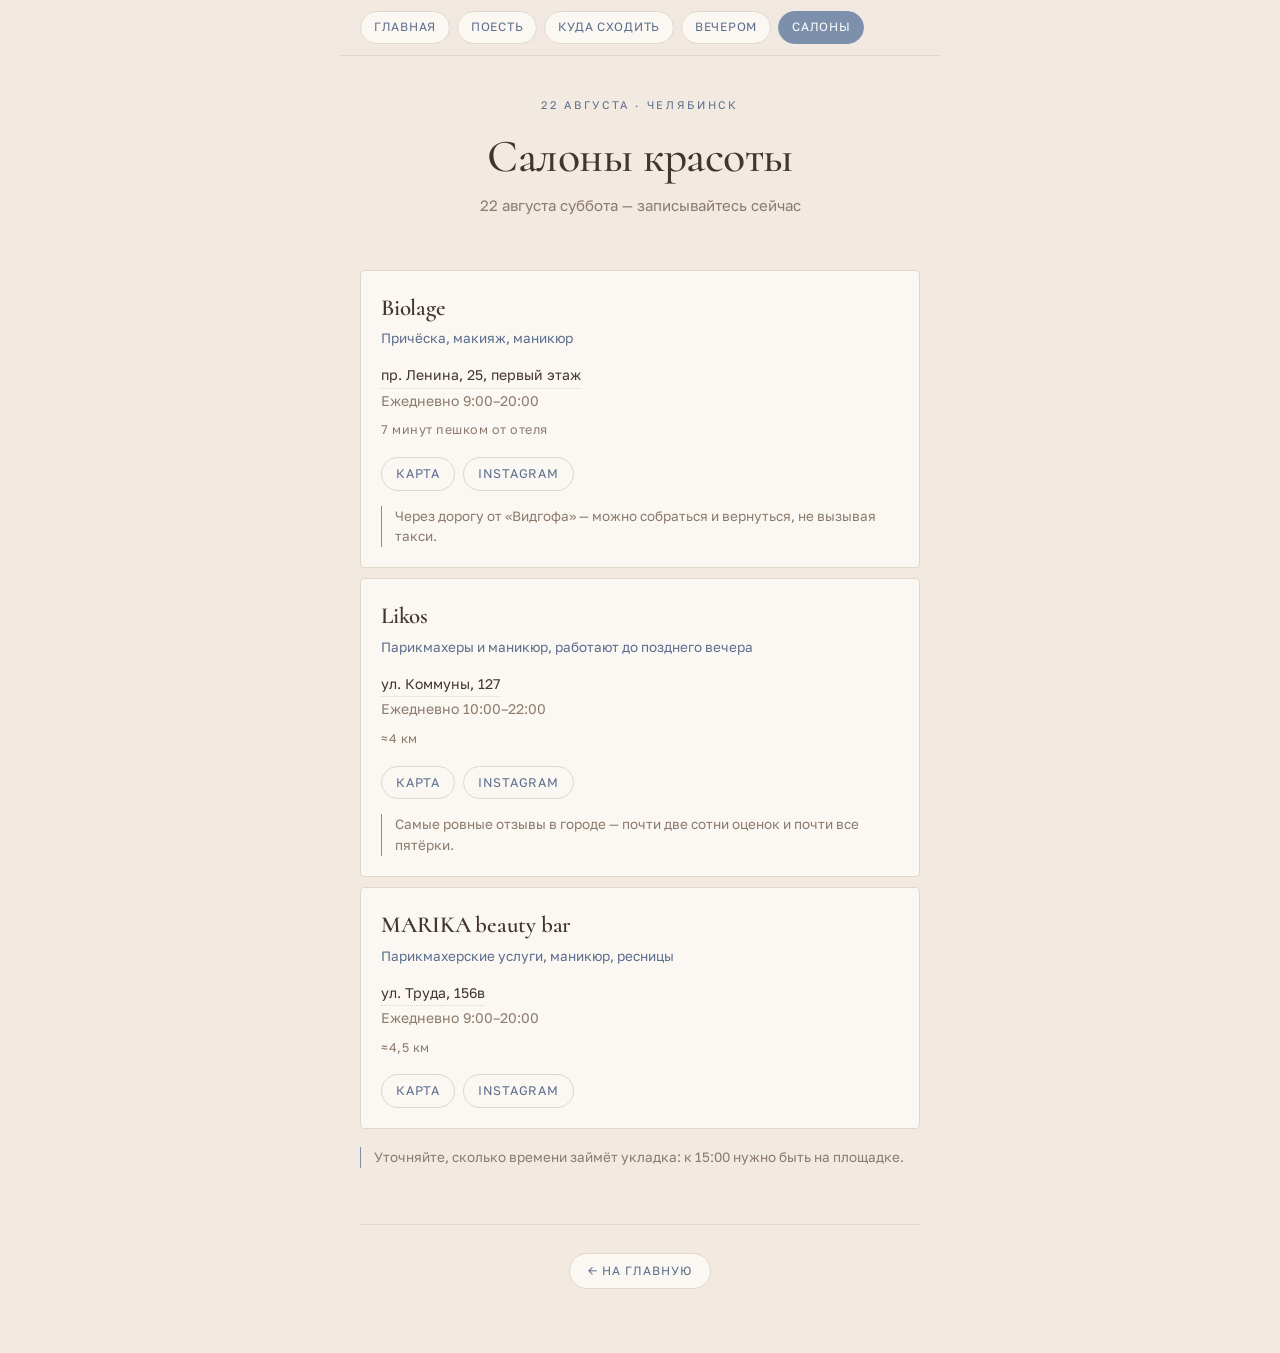
<file: salony.html>
<!DOCTYPE html>
<html lang="ru">
<head>
<meta charset="utf-8">
<meta name="viewport" content="width=device-width, initial-scale=1">
<title>Салоны красоты · 22 августа, Челябинск</title>
<link rel="preconnect" href="https://fonts.googleapis.com">
<link rel="preconnect" href="https://fonts.gstatic.com" crossorigin>
<link href="https://fonts.googleapis.com/css2?family=Cormorant:wght@400;500;600&family=Golos+Text:wght@400;500;600&display=swap" rel="stylesheet">
<link rel="stylesheet" href="style.css">
</head>
<body>
<div class="prog" id="prog"></div>
<div class="wrap">
  <nav class="nav">
    <a href="index.html">Главная</a>
    <a href="eda.html">Поесть</a>
    <a href="kuda.html">Куда сходить</a>
    <a href="vecher.html">Вечером</a>
    <a href="salony.html" class="act">Салоны</a>
  </nav>

  <header class="ph-head">
    <p class="eyebrow">22 августа · Челябинск</p>
    <h1>Салоны красоты</h1>
    <p class="lede">22 августа суббота — записывайтесь сейчас</p>
  </header>

  <section id="salony">

    <div class="card">
      <h3>Biolage</h3>
      <p class="kind">Причёска, макияж, маникюр</p>
      <p class="meta">пр. Ленина, 25, первый этаж<br><span>Ежедневно 9:00–20:00</span>
        <span class="dist">7 минут пешком от отеля</span></p>
      <div class="links">
        <a href="https://yandex.ru/maps/?text=Челябинск, проспект Ленина, 25 салон Biolage">Карта</a>
        <a href="https://www.instagram.com/salon_biolage/">Instagram</a>
      </div>
      <p class="note">Через дорогу от «Видгофа» — можно собраться и вернуться, не вызывая такси.</p>
    </div>

    <div class="card">
      <h3>Likos</h3>
      <p class="kind">Парикмахеры и маникюр, работают до позднего вечера</p>
      <p class="meta">ул. Коммуны, 127<br><span>Ежедневно 10:00–22:00</span>
        <span class="dist">≈4 км</span></p>
      <div class="links">
        <a href="https://yandex.ru/maps/?text=Челябинск, улица Коммуны, 127 Ликос">Карта</a>
        <a href="https://www.instagram.com/likos_salon/">Instagram</a>
      </div>
      <p class="note">Самые ровные отзывы в городе — почти две сотни оценок и почти все пятёрки.</p>
    </div>

    <div class="card">
      <h3>MARIKA beauty bar</h3>
      <p class="kind">Парикмахерские услуги, маникюр, ресницы</p>
      <p class="meta">ул. Труда, 156в<br><span>Ежедневно 9:00–20:00</span>
        <span class="dist">≈4,5 км</span></p>
      <div class="links">
        <a href="https://yandex.ru/maps/?text=Челябинск, улица Труда, 156в MARIKA beauty bar">Карта</a>
        <a href="https://www.instagram.com/marika_beautybar/">Instagram</a>
      </div>
    </div>

    <p class="standalone">Уточняйте, сколько времени займёт укладка: к 15:00 нужно быть на площадке.</p>
  </section>

  <footer>
    <a class="back" href="index.html">← На главную</a>
  </footer>
</div>
<script src="app.js"></script>
</body>
</html>
</file>
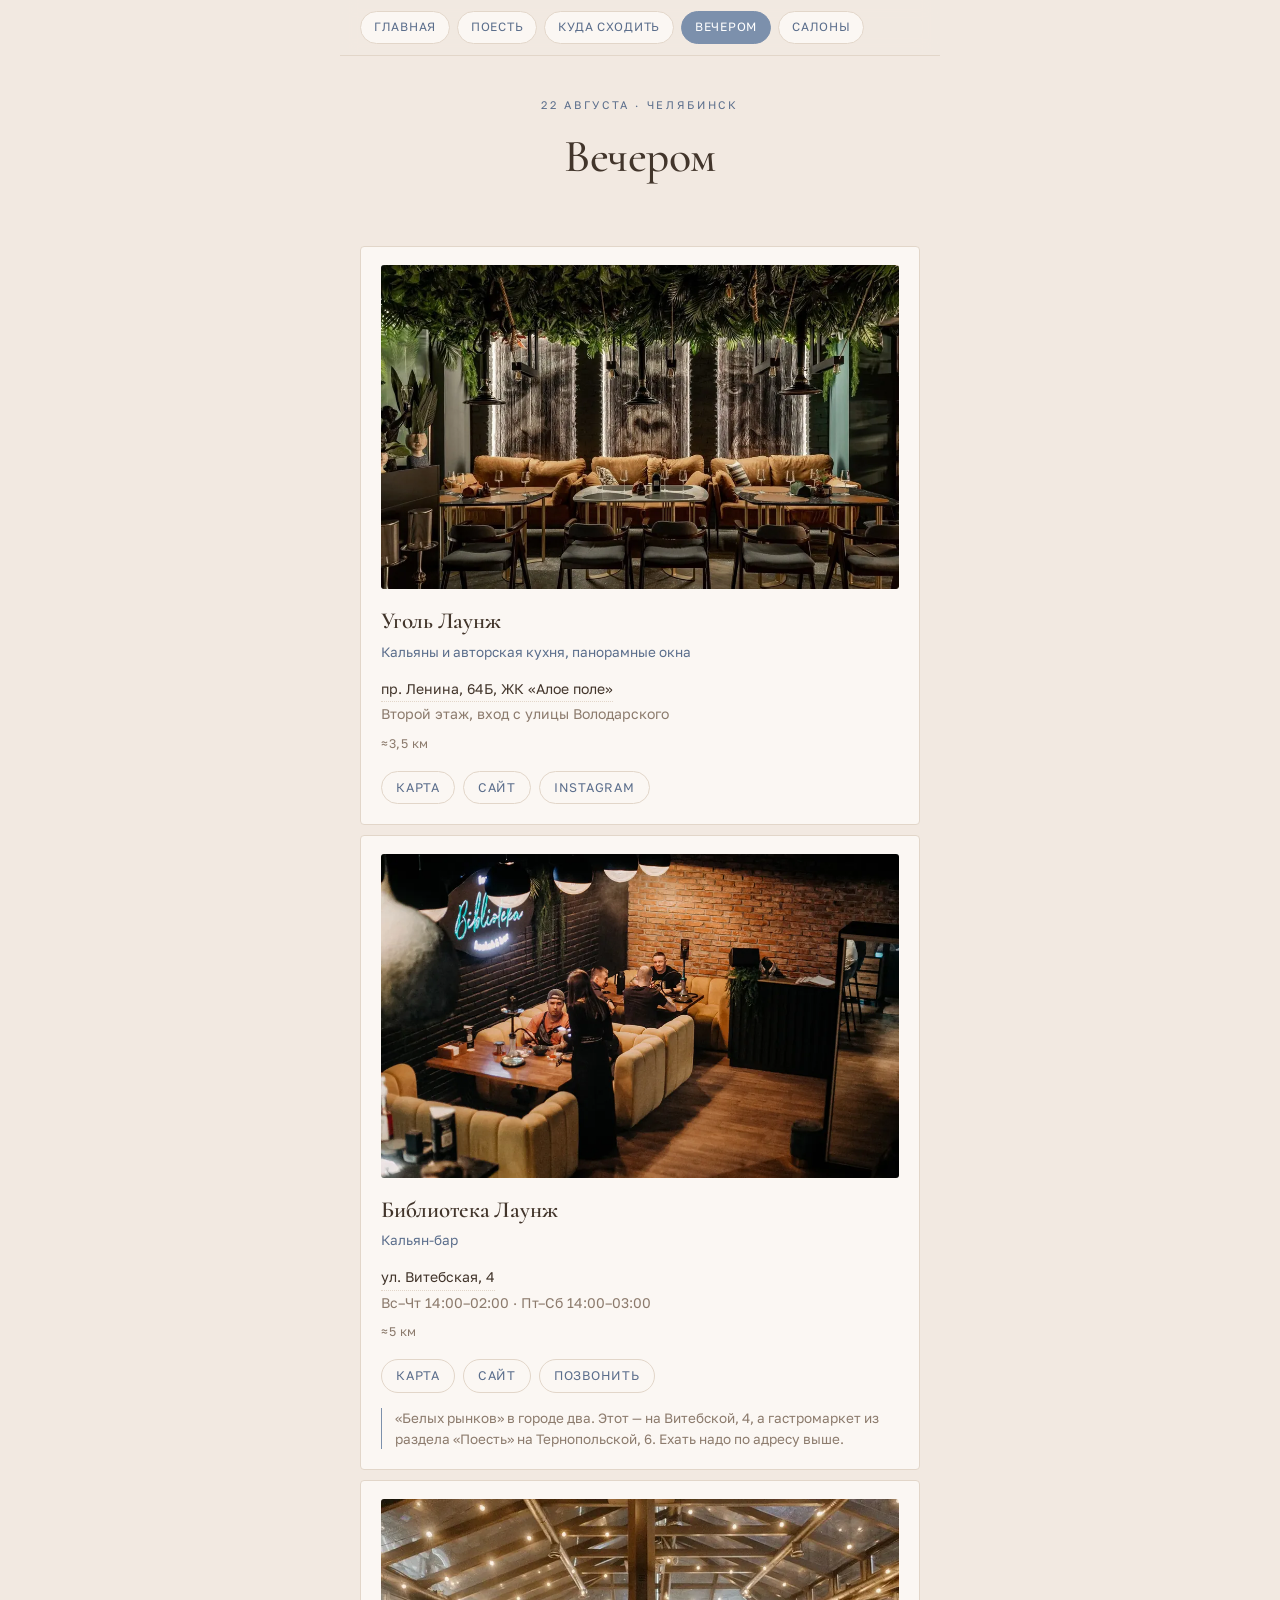
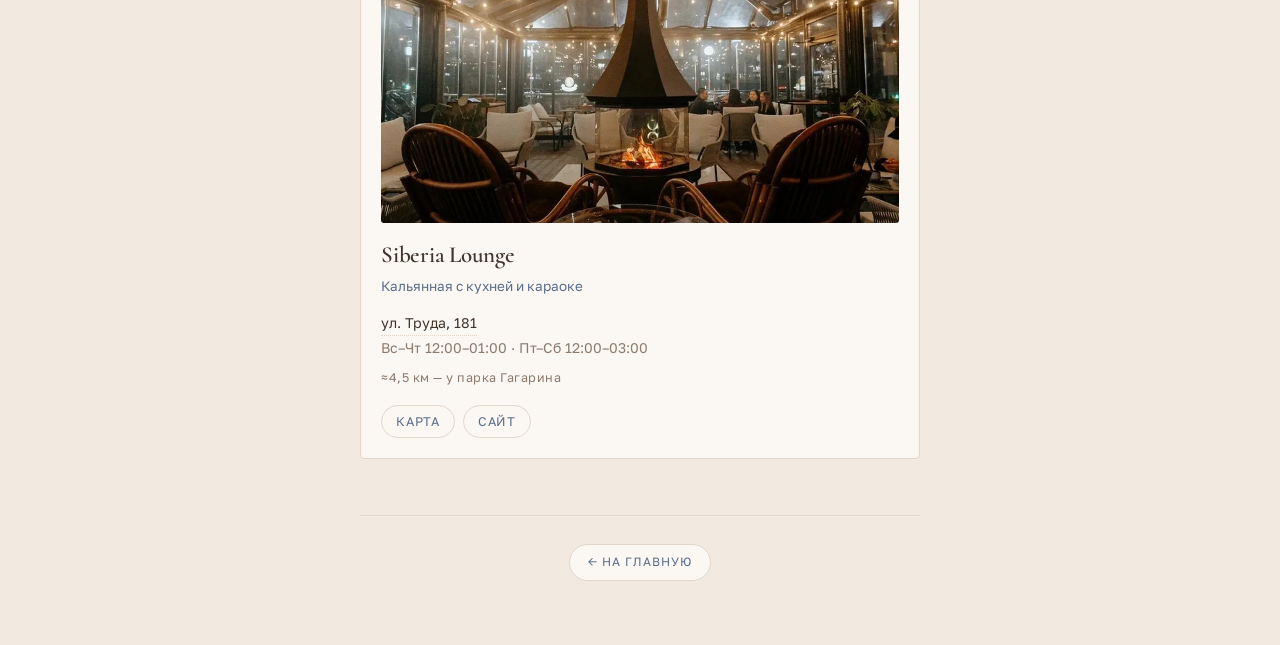
<file: vecher.html>
<!DOCTYPE html>
<html lang="ru">
<head>
<meta charset="utf-8">
<meta name="viewport" content="width=device-width, initial-scale=1">
<title>Вечером · 22 августа, Челябинск</title>
<link rel="preconnect" href="https://fonts.googleapis.com">
<link rel="preconnect" href="https://fonts.gstatic.com" crossorigin>
<link href="https://fonts.googleapis.com/css2?family=Cormorant:wght@400;500;600&family=Golos+Text:wght@400;500;600&display=swap" rel="stylesheet">
<link rel="stylesheet" href="style.css">
</head>
<body>
<div class="prog" id="prog"></div>
<div class="wrap">
  <nav class="nav">
    <a href="index.html">Главная</a>
    <a href="eda.html">Поесть</a>
    <a href="kuda.html">Куда сходить</a>
    <a href="vecher.html" class="act">Вечером</a>
    <a href="salony.html">Салоны</a>
  </nav>

  <header class="ph-head">
    <p class="eyebrow">22 августа · Челябинск</p>
    <h1>Вечером</h1>
  </header>

  <section id="vecher">

    <div class="card" data-photo="ugol">
      <picture>
        <source srcset="photos/ugol.webp" type="image/webp">
        <img class="ph" alt="" src="photos/ugol.jpg" loading="lazy" decoding="async">
      </picture>
      <h3>Уголь Лаунж</h3>
      <p class="kind">Кальяны и авторская кухня, панорамные окна</p>
      <p class="meta">пр. Ленина, 64Б, ЖК «Алое поле»<br><span>Второй этаж, вход с улицы Володарского</span>
        <span class="dist">≈3,5 км</span></p>
      <div class="links">
        <a href="https://yandex.ru/maps/?text=Челябинск, проспект Ленина, 64Б Уголь Лаунж">Карта</a>
        <a href="https://ugollounge.ru/">Сайт</a>
        <a href="https://www.instagram.com/ugol.lounge/">Instagram</a>
      </div>
    </div>

    <div class="card" data-photo="biblioteka">
      <picture>
        <source srcset="photos/biblioteka.webp" type="image/webp">
        <img class="ph" alt="" src="photos/biblioteka.jpg" loading="lazy" decoding="async">
      </picture>
      <h3>Библиотека Лаунж</h3>
      <p class="kind">Кальян-бар</p>
      <p class="meta">ул. Витебская, 4<br><span>Вс–Чт 14:00–02:00 · Пт–Сб 14:00–03:00</span>
        <span class="dist">≈5 км</span></p>
      <div class="links">
        <a href="https://yandex.ru/maps/org/biblioteka_launzh/19430597094/">Карта</a>
        <a href="https://bibliotekalounge.ru/">Сайт</a>
        <a href="tel:+79936542193">Позвонить</a>
      </div>
      <p class="note">«Белых рынков» в городе два. Этот — на Витебской, 4, а гастромаркет из раздела «Поесть» на Тернопольской, 6. Ехать надо по адресу выше.</p>
    </div>

    <div class="card" data-photo="siberia">
      <picture>
        <source srcset="photos/siberia.webp" type="image/webp">
        <img class="ph" alt="" src="photos/siberia.jpg" loading="lazy" decoding="async">
      </picture>
      <h3>Siberia Lounge</h3>
      <p class="kind">Кальянная с кухней и караоке</p>
      <p class="meta">ул. Труда, 181<br><span>Вс–Чт 12:00–01:00 · Пт–Сб 12:00–03:00</span>
        <span class="dist">≈4,5 км — у парка Гагарина</span></p>
      <div class="links">
        <a href="https://yandex.ru/maps/?text=Челябинск, улица Труда, 181 Siberia Lounge">Карта</a>
        <a href="https://siberialounge.ru/">Сайт</a>
      </div>
    </div>
  </section>

  <footer>
    <a class="back" href="index.html">← На главную</a>
  </footer>
</div>
<script src="app.js"></script>
</body>
</html>
</file>
<file: style.css>
:root{
    --sand:#F2E9E1; --paper:#FBF7F3;
    --ink:#42352B; --muted:#8C7B6D; --line:#E2D6C9;
    --blue:#7C90AC; --blue-ink:#5B6E8C;
  }
  *{box-sizing:border-box}
  html{-webkit-text-size-adjust:100%}
  body{margin:0;background:var(--sand);color:var(--ink);
    font-family:"Golos Text",system-ui,-apple-system,sans-serif;
    font-size:16px;line-height:1.55}
  .wrap{max-width:600px;margin:0 auto;padding:0 20px 64px}

  header{padding:46px 0 4px;text-align:center}
  .eyebrow{font-size:11px;letter-spacing:.24em;text-transform:uppercase;
    color:var(--blue-ink);margin:0 0 20px}
  h1{font-family:"Cormorant",Georgia,serif;font-weight:500;
    font-size:clamp(38px,11vw,60px);line-height:1.04;margin:0 0 18px;
    letter-spacing:-.01em}
  .lede{color:var(--muted);margin:0 auto;max-width:38ch;font-size:15px}

  h2{font-family:"Cormorant",Georgia,serif;font-weight:600;
    font-size:27px;margin:0 0 4px;letter-spacing:-.01em}
  .sub{color:var(--muted);font-size:13.5px;margin:0 0 20px}
  section{padding-top:52px}
  .rule{width:34px;height:1px;background:var(--blue);margin:0 0 14px}

  /* timing — echoes the invitation panel */
  .timing{background:var(--blue);border-radius:4px;padding:4px 26px;color:#fff}
  .row{display:flex;gap:20px;align-items:baseline;padding:17px 0;
    border-bottom:1px solid rgba(255,255,255,.28)}
  .row:last-child{border-bottom:none}
  .t{font-family:"Cormorant",Georgia,serif;font-weight:400;font-size:31px;
    min-width:80px;letter-spacing:.01em;line-height:1}
  .w{font-size:12px;letter-spacing:.13em;text-transform:uppercase;padding-top:5px}
  .w em{display:block;font-style:normal;text-transform:none;letter-spacing:0;
    font-size:13px;opacity:.78;margin-top:5px}

  .card{background:var(--paper);border:1px solid var(--line);
    border-radius:4px;padding:20px;margin-bottom:10px}
  .card h3{font-family:"Cormorant",Georgia,serif;font-weight:600;
    font-size:23px;margin:0 0 2px;letter-spacing:-.01em}
  .kind{color:var(--blue-ink);font-size:13.5px;margin:0 0 14px}
  .meta{font-size:14px;line-height:1.75;color:var(--ink);margin:0}
  .meta span{color:var(--muted)}
  .price{display:block;color:var(--blue-ink);font-size:12.5px;letter-spacing:.04em;margin-top:6px}
  .dist{display:block;color:var(--muted);font-size:12.5px;
    letter-spacing:.04em;margin-top:6px}
  .links{display:flex;gap:8px;margin-top:16px;flex-wrap:wrap}
  .links a{font-size:12.5px;letter-spacing:.06em;text-transform:uppercase;
    color:var(--blue-ink);text-decoration:none;
    border:1px solid var(--line);border-radius:999px;padding:6px 14px;
    transition:background .15s,border-color .15s}
  .links a:hover,.links a:focus-visible{background:#fff;border-color:var(--blue)}
  .note{margin:15px 0 0;font-size:13.5px;color:var(--muted);
    padding-left:13px;border-left:1px solid var(--blue)}
  .standalone{padding-left:13px;border-left:1px solid var(--blue);
    font-size:13.5px;color:var(--muted);margin:18px 0 0}

  /* scroll progress */
  .prog{position:fixed;top:0;left:0;height:2px;width:0;background:var(--blue);z-index:20;
    transition:width .1s linear}

  /* hero illustration */
  .hero{margin:0 -20px;display:block;width:calc(100% + 40px);height:auto}
  .hero .sky{fill:#E7DFD6}
  .hero .lake{fill:#B9C6D6}
  .hero .far{fill:#A9B8CB}
  .hero .mid{fill:#8497B0}
  .hero .near{fill:#63799A}

  /* countdown */
  .count{display:flex;justify-content:center;gap:26px;margin:26px 0 4px}
  .count div{text-align:center}
  .count b{display:block;font-family:"Cormorant",Georgia,serif;font-weight:500;
    font-size:36px;line-height:1;color:var(--blue-ink)}
  .count span{font-size:10.5px;letter-spacing:.16em;text-transform:uppercase;
    color:var(--muted);display:block;margin-top:6px}

  /* flourish */
  .flourish{display:block;margin:22px auto 0;width:120px;height:auto;color:var(--blue)}
  .flourish path,.flourish circle{stroke:currentColor;fill:none;stroke-width:1}

  /* section nav */
  .nav{position:sticky;top:0;z-index:5;margin:0 -20px;padding:11px 20px;
    background:rgba(242,233,225,.93);backdrop-filter:blur(8px);
    border-bottom:1px solid var(--line);
    display:flex;gap:7px;overflow-x:auto;-webkit-overflow-scrolling:touch;
    scrollbar-width:none}
  .nav::-webkit-scrollbar{display:none}
  .nav a{flex:0 0 auto;font-size:12px;letter-spacing:.06em;text-transform:uppercase;
    color:var(--blue-ink);text-decoration:none;padding:6px 13px;
    border:1px solid var(--line);border-radius:999px;background:var(--paper)}
  .nav a:hover{border-color:var(--blue)}
  section{scroll-margin-top:58px}

  /* life: reveal + hover */
  .card{transition:transform .25s ease, box-shadow .25s ease, border-color .25s ease}
  @media (hover:hover){
    .card:hover{transform:translateY(-2px);border-color:var(--blue);
      box-shadow:0 6px 20px -12px rgba(66,53,43,.4)}
  }
  @media (prefers-reduced-motion:no-preference){
    .rv{opacity:0;transform:translateY(14px);
      transition:opacity .6s ease,transform .6s ease}
    .rv.in{opacity:1;transform:none}
  }

  .nav a.act{background:var(--blue);color:#fff;border-color:var(--blue)}

  /* illustrated banners */
  .card .ill{display:block;width:100%;aspect-ratio:16/6;margin:-2px 0 15px;
    border-radius:3px;background:#EBE3DA}
  .card .ill .l{fill:none;stroke:var(--blue);stroke-width:1.1;
    stroke-linecap:round;stroke-linejoin:round}
  .card .ill .f{fill:#D5DDE7}
  .card .ill .b{fill:#C3CEDC}

  /* photos */
  .card picture{display:block}
  .card img.ph{display:block;width:100%;aspect-ratio:16/10;object-fit:cover;
    border-radius:3px;margin:-2px 0 15px;background:#E7DFD6}

  /* filters */
  .filt{display:flex;gap:7px;flex-wrap:wrap;margin:0 0 18px}
  .filt button{font:inherit;font-size:12px;letter-spacing:.05em;text-transform:uppercase;
    color:var(--blue-ink);background:var(--paper);border:1px solid var(--line);
    border-radius:999px;padding:7px 14px;cursor:pointer;transition:.15s}
  .filt button:hover{border-color:var(--blue)}
  .filt button.act{background:var(--blue);color:#fff;border-color:var(--blue)}
  .card[hidden]{display:none}
  .copy{cursor:pointer;border:none;background:none;font:inherit;padding:0;
    color:inherit;text-align:left;border-bottom:1px dotted var(--line)}
  .copy:hover{border-bottom-color:var(--blue)}
  .copied{color:var(--blue-ink);font-size:12px;margin-left:7px}

  /* weather */
  .wx{margin-top:14px;border:1px solid var(--line);border-radius:4px;
    background:var(--paper);padding:16px 18px}
  .wx-h{font-size:11px;letter-spacing:.18em;text-transform:uppercase;
    color:var(--blue-ink);margin:0 0 12px}
  .wx-days{display:flex;gap:6px}
  .wx-d{flex:1;text-align:center;padding:9px 2px;border-radius:3px;
    border:1px solid transparent}
  .wx-d.on{border-color:var(--blue);background:#fff}
  .wx-dow{font-size:10.5px;letter-spacing:.08em;text-transform:uppercase;
    color:var(--muted);margin-bottom:5px}
  .wx-ic{font-size:17px;line-height:1.1}
  .wx-t{font-family:"Cormorant",Georgia,serif;font-size:19px;margin-top:3px;line-height:1.1}
  .wx-t small{font-size:13px;color:var(--muted)}
  .wx-rain{font-size:10.5px;color:var(--blue-ink);margin-top:3px;min-height:14px}
  .wx-note{font-size:13px;color:var(--muted);margin:12px 0 0;
    padding-left:13px;border-left:1px solid var(--blue)}
  ul{margin:0;padding-left:0;list-style:none}
  li{margin-bottom:14px;font-size:14.5px;padding-left:15px;position:relative}
  li::before{content:"";position:absolute;left:0;top:.62em;
    width:5px;height:1px;background:var(--blue)}
  li b{font-weight:600}
  footer{margin-top:56px;padding-top:20px;border-top:1px solid var(--line);
    font-size:12px;letter-spacing:.08em;color:var(--muted);text-align:center}
  a{color:inherit}
  @media (prefers-reduced-motion:no-preference){
    header,section{animation:up .55s ease both}
    @keyframes up{from{opacity:0;transform:translateY(8px)}to{opacity:1;transform:none}}
  }

  /* переходы в разделы с главной */
  .go{display:block;text-decoration:none;color:inherit;
    background:var(--paper);border:1px solid var(--line);border-radius:4px;
    padding:17px 20px;margin-bottom:10px;position:relative;
    transition:transform .25s ease,border-color .25s ease,box-shadow .25s ease}
  @media (hover:hover){.go:hover{transform:translateY(-2px);border-color:var(--blue);
    box-shadow:0 6px 20px -12px rgba(66,53,43,.4)}}
  .go h3{font-family:"Cormorant",Georgia,serif;font-weight:600;font-size:23px;
    margin:0 0 3px;letter-spacing:-.01em}
  .go p{margin:0;font-size:13.5px;color:var(--muted);padding-right:24px}
  .go::after{content:"";position:absolute;right:20px;top:50%;margin-top:-5px;
    width:9px;height:9px;border-right:1.5px solid var(--blue);
    border-bottom:1.5px solid var(--blue);transform:rotate(-45deg)}
  .go .n{display:inline-block;margin-left:10px;vertical-align:middle;
    font-family:"Golos Text",system-ui,sans-serif;font-weight:500;font-size:11px;
    letter-spacing:.14em;text-transform:uppercase;color:var(--blue-ink);
    border:1px solid var(--line);border-radius:999px;padding:3px 10px}
  /* шапка подстраницы */
  .ph-head{padding:40px 0 0;text-align:center}
  .ph-head h1{font-size:clamp(32px,9vw,46px);margin:0 0 14px}
  .back{display:inline-block;margin-top:8px;font-size:12px;letter-spacing:.08em;
    text-transform:uppercase;color:var(--blue-ink);text-decoration:none;
    border:1px solid var(--line);border-radius:999px;padding:8px 18px;background:var(--paper)}
  .back:hover{border-color:var(--blue)}

  /* фото площадки в «Дне свадьбы» */
  .venue{display:block;margin:0 0 18px}
  .venue img{display:block;width:100%;aspect-ratio:16/9;object-fit:cover;
    border-radius:3px;background:#E7DFD6}
</file>
